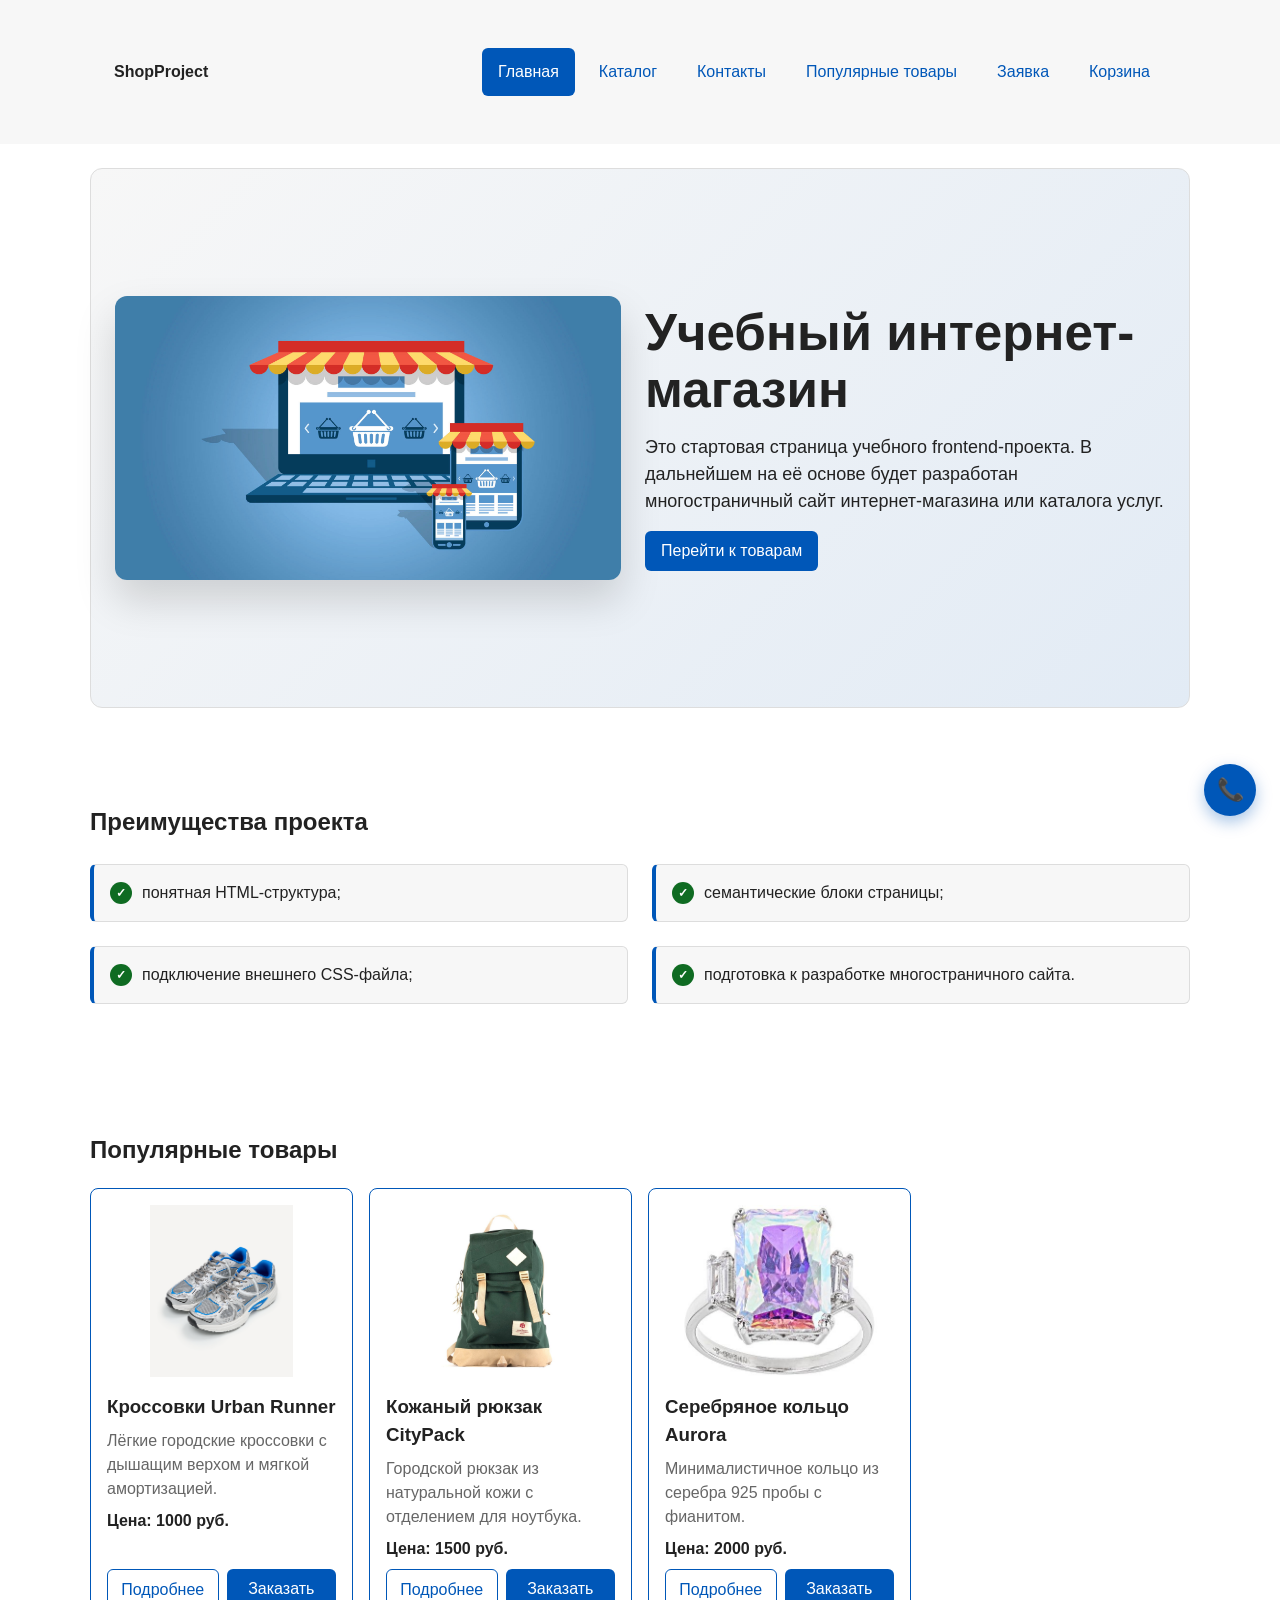
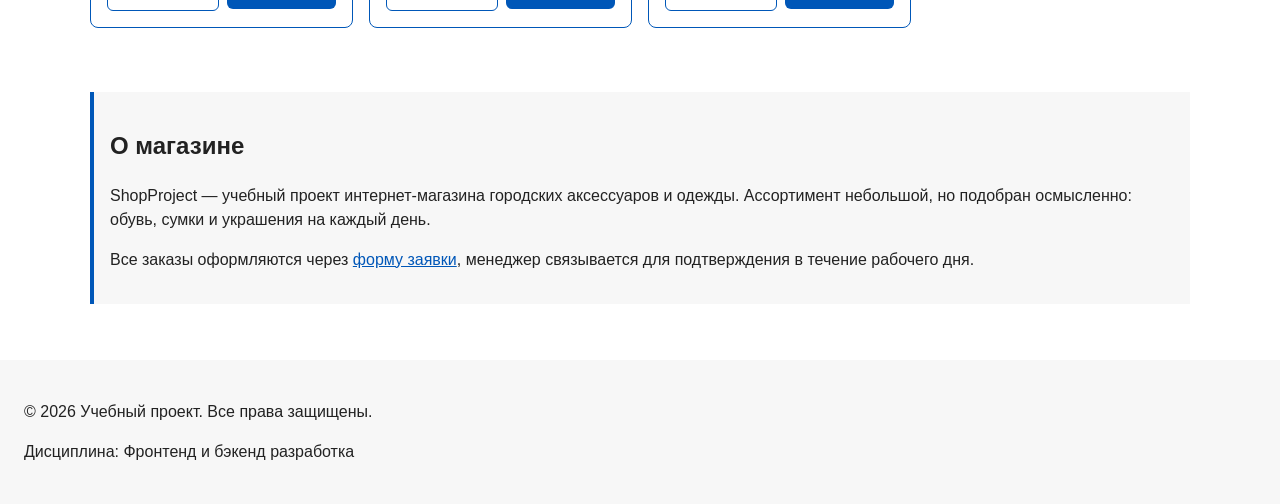
<file: index.html>
<!DOCTYPE html>
<html lang="ru">

<head>
  <meta charset="UTF-8">
  <meta name="viewport" content="width=device-width, initial-scale=1.0">
  <meta name="description"
    content="Учебный интернет-магазин ShopProject: кроссовки, рюкзаки и украшения на каждый день. Быстрая заявка на сайте, доставка по России.">
  <title>Главная — Учебный интернет-магазин</title>
  <link rel="stylesheet" href="css/style.css">
  <link rel="stylesheet" href="css/responsive.css">
  <link rel="preload" fetchpriority="high" as="image" href="images/hero-mobile.jpg" type="image/jpg">
  <meta property="og:type" content="website">
  <meta property="og:title" content="Учебный интернет-магазин">
  <meta property="og:description" content="Учебный frontend-проект интернет-магазина.">
  <meta property="og:image" content="https://Just067.github.io/kr1-html-css-shop/images/preview.jpg">
  <script src="js/data.js" defer></script>
  <script src="js/cart.js" defer></script>
  <script src="js/main.js" defer></script>
</head>

<body>
  <a class="skip-link" href="#main">Перейти к основному содержимому</a>
  <header class="site-header">
    <div class="site-header__inner">
      <a class="site-header__logo" href="index.html">ShopProject</a>

      <button class="site-nav-toggle" type="button" id="site-nav-toggle" aria-controls="site-nav" aria-expanded="false"
        aria-label="Открыть меню">
        <span class="site-nav-toggle__bar"></span>
        <span class="site-nav-toggle__bar"></span>
        <span class="site-nav-toggle__bar"></span>
      </button>

      <nav class="site-nav" id="site-nav" aria-label="Основная навигация">
        <ul class="site-nav__list">
          <li class="site-nav__item">
            <a class="site-nav__link site-nav__link--active" href="index.html">
              Главная
            </a>
          </li>
          <li class="site-nav__item">
            <a class="site-nav__link" href="catalog.html">Каталог</a>
          </li>
          <li class="site-nav__item">
            <a class="site-nav__link" href="contacts.html">Контакты</a>
          </li>
          <li class="site-nav__item">
            <a class="site-nav__link" href="index.html#popular">
              Популярные товары
            </a>
          </li>
          <li class="site-nav__item">
            <a class="site-nav__link" href="order.html">Заявка</a>
          </li>
          <li class="site-nav__item">
            <a class="site-nav__link" href="cart.html">Корзина</a>
          </li>
        </ul>
      </nav>
    </div>
  </header>


  <main id="main" class="main">
    <section class="hero">

      <picture class="hero__media">
        <source media="(min-width: 1200px)" srcset="images/hero-desktop.jpg">
        <source media="(min-width: 768px)" srcset="images/hero-tablet.jpg">
        <img src="images/hero-mobile.jpg" alt="Каталог учебных товаров" width="640" height="360" class="hero__image"
          fetchpriority="high">
      </picture>

      <div class="hero__content">
        <h1 class="hero__title">Учебный интернет-магазин</h1>
        <p class="hero__lead">
          Это стартовая страница учебного frontend-проекта.
          В дальнейшем на её основе будет разработан многостраничный сайт
          интернет-магазина или каталога услуг.
        </p>
        <a class="button button--primary" href="#popular">Перейти к товарам</a>
      </div>

    </section>

    <section class="section" id="advantages">
      <h2>Преимущества проекта</h2>

      <ul class="advantages-list">
        <li>понятная HTML-структура;</li>
        <li>семантические блоки страницы;</li>
        <li>подключение внешнего CSS-файла;</li>
        <li>подготовка к разработке многостраничного сайта.</li>
      </ul>
    </section>

    <section class="section" id="popular">
      <h2>Популярные товары</h2>

      <div class="products-grid">
        <article class="product-card product-card--featured">
          <img class="product-card__image" src="images/product-1.jpeg" alt="Кроссовки Urban Runner" width="300"
            height="200" loading="lazy">
          <h3 class="product-card__title">Кроссовки Urban Runner</h3>
          <p class="product-card__description">Лёгкие городские кроссовки с дышащим верхом и мягкой амортизацией.</p>
          <p class="product-card__price">Цена: 1000 руб.</p>
          <div class="product-card__actions">
            <a class="button button--secondary product-card__button" href="product-1.html">
              Подробнее
            </a>
            <a class="button button--primary product-card__button" href="order.html?product=Кроссовки%20Urban%20Runner">
              Заказать
            </a>
          </div>
        </article>

        <article class="product-card product-card--featured">
          <img class="product-card__image" src="images/product-2.jpg" alt="Кожаный рюкзак CityPack" width="300"
            height="200" loading="lazy">
          <h3 class="product-card__title">Кожаный рюкзак CityPack</h3>
          <p class="product-card__description">Городской рюкзак из натуральной кожи с отделением для ноутбука.</p>
          <p class="product-card__price">Цена: 1500 руб.</p>
          <div class="product-card__actions">
            <a class="button button--secondary product-card__button" href="product-2.html">
              Подробнее
            </a>
            <a class="button button--primary product-card__button" href="order.html?product=Кроссовки%20Urban%20Runner">
              Заказать
            </a>
          </div>
        </article>

        <article class="product-card product-card--featured">
          <img class="product-card__image" src="images/product-3.jpg" alt="Серебряное кольцо Aurora" width="300"
            height="200" loading="lazy">
          <h3 class="product-card__title">Серебряное кольцо Aurora</h3>
          <p class="product-card__description">Минималистичное кольцо из серебра 925 пробы с фианитом.</p>
          <p class="product-card__price">Цена: 2000 руб.</p>
          <div class="product-card__actions">
            <a class="button button--secondary product-card__button" href="product-3.html">
              Подробнее
            </a>
            <a class="button button--primary product-card__button" href="order.html?product=Кроссовки%20Urban%20Runner">
              Заказать
            </a>
          </div>
        </article>

      </div>
    </section>

    <aside class="aside-info">
      <h2>О магазине</h2>
      <p>
        ShopProject — учебный проект интернет-магазина городских аксессуаров
        и одежды. Ассортимент небольшой, но подобран осмысленно:
        обувь, сумки и украшения на каждый день.
      </p>
      <p>
        Все заказы оформляются через <a href="order.html">форму заявки</a>,
        менеджер связывается для подтверждения в течение рабочего дня.
      </p>
    </aside>

  </main>

  <footer id="contacts">
    <p>&copy; 2026 Учебный проект. Все права защищены.</p>
    <p>Дисциплина: Фронтенд и бэкенд разработка</p>
  </footer>

  <dialog class="callback-dialog" id="callback-dialog" aria-labelledby="callback-dialog-title">
    <h2 class="callback-dialog__title" id="callback-dialog-title">
      Заказать обратный звонок
    </h2>

    <p class="callback-dialog__hint">
      Оставьте имя и телефон — перезвоним в течение 15 минут.
    </p>

    <form class="callback-form" id="callback-form" action="#" method="post" novalidate>
      <div class="callback-form__field">
        <label class="callback-form__label" for="callback-name">Имя</label>
        <input class="callback-form__input" id="callback-name" name="name" type="text" autocomplete="name" required>
      </div>

      <div class="callback-form__field">
        <label class="callback-form__label" for="callback-phone">Телефон</label>
        <input class="callback-form__input" id="callback-phone" name="phone" type="tel" autocomplete="tel"
          placeholder="+7 (___) ___-__-__" required>
      </div>

      <label class="callback-form__consent">
        <input type="checkbox" name="consent" required>
        Согласен на обработку персональных данных
      </label>

      <div class="callback-form__actions">
        <button class="button button--secondary" type="button" id="close-callback-dialog">
          Отмена
        </button>
        <button class="button button--primary" type="submit">
          Жду звонка
        </button>
      </div>
    </form>

    <p class="callback-dialog__success" id="callback-success" hidden>
      Спасибо! Мы скоро вам позвоним.
    </p>
  </dialog>

  <button class="callback-fab" type="button" id="open-callback-dialog" aria-label="Заказать обратный звонок">
    <span aria-hidden="true">📞</span>
  </button>

</body>

</html>
</file>
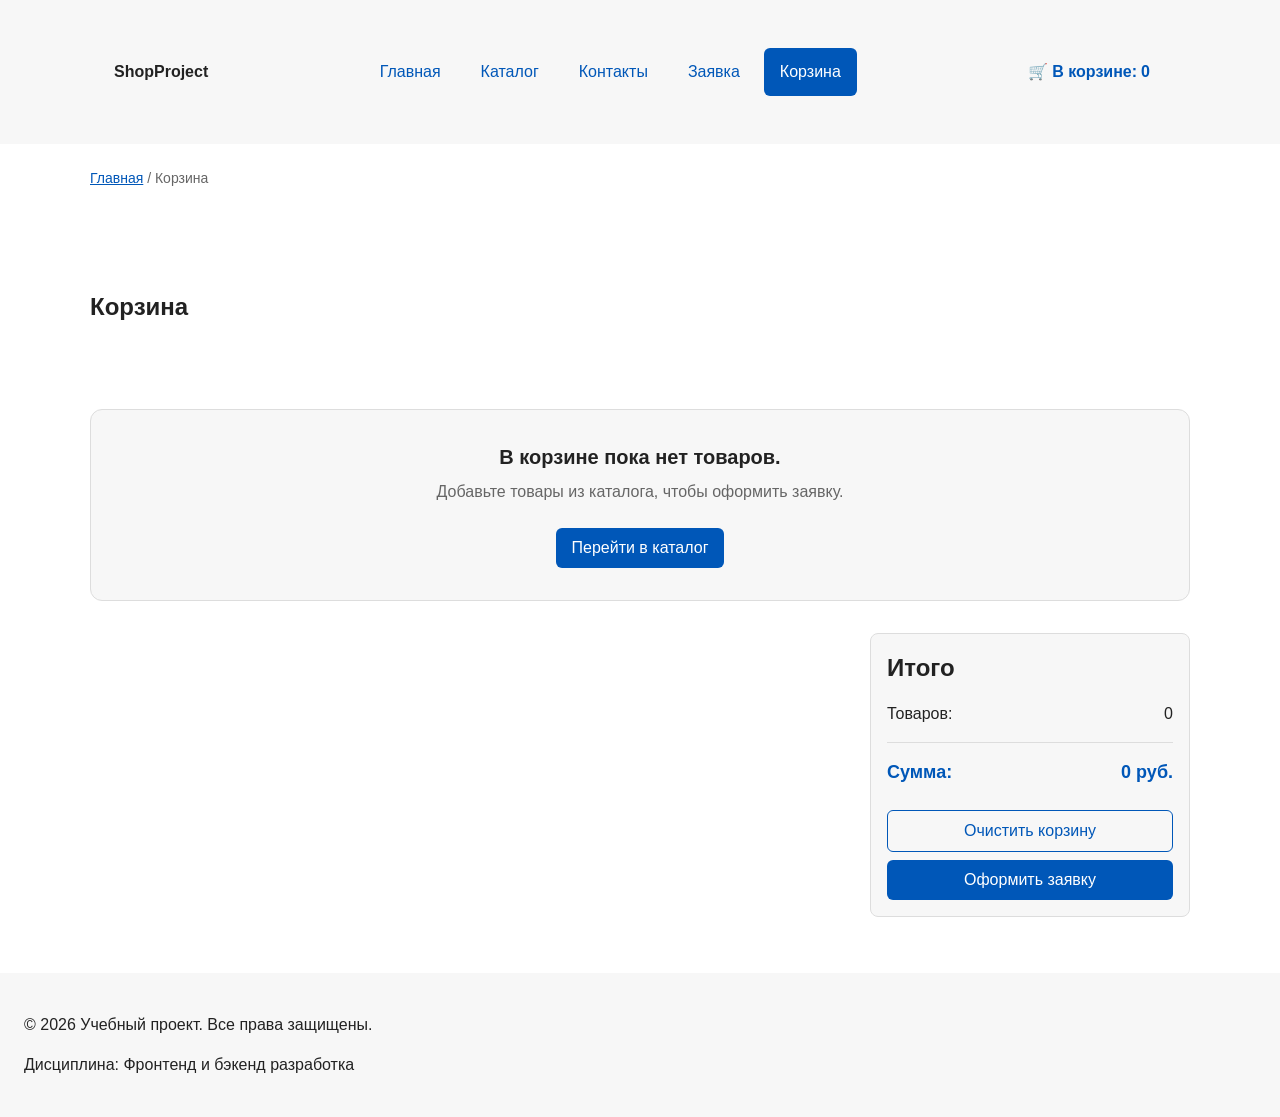
<file: cart.html>
<!DOCTYPE html>
<html lang="ru">

<head>
  <meta charset="UTF-8">
  <meta name="viewport" content="width=device-width, initial-scale=1.0">
  <title>Корзина — Учебный интернет-магазин</title>
  <link rel="stylesheet" href="css/style.css">
  <link rel="stylesheet" href="css/responsive.css">
  <script src="js/data.js" defer></script>
  <script src="js/cart.js" defer></script>
  <script src="js/main.js" defer></script>
</head>

<body>
  <a class="skip-link" href="#main">Перейти к основному содержимому</a>

  <header class="site-header">
    <div class="site-header__inner">
      <a class="site-header__logo" href="index.html">ShopProject</a>
      <button class="site-nav-toggle" type="button" id="site-nav-toggle" aria-controls="site-nav" aria-expanded="false"
        aria-label="Открыть меню">
        <span class="site-nav-toggle__bar"></span>
        <span class="site-nav-toggle__bar"></span>
        <span class="site-nav-toggle__bar"></span>
      </button>

      <nav class="site-nav" id="site-nav" aria-label="Основная навигация">
        <ul class="site-nav__list">
          <li class="site-nav__item"><a class="site-nav__link" href="index.html">Главная</a></li>
          <li class="site-nav__item"><a class="site-nav__link" href="catalog.html">Каталог</a></li>
          <li class="site-nav__item"><a class="site-nav__link" href="contacts.html">Контакты</a></li>
          <li class="site-nav__item"><a class="site-nav__link" href="order.html">Заявка</a></li>
          <li class="site-nav__item">
            <a class="site-nav__link site-nav__link--active" href="cart.html">Корзина</a>
          </li>
        </ul>
      </nav>
      <a class="cart-counter" href="cart.html" aria-label="Перейти в корзину">
        <span aria-hidden="true">🛒</span>
        В корзине: <span data-cart-count>0</span>
      </a>
    </div>
  </header>

  <main id="main" class="main">
    <nav class="breadcrumbs" aria-label="Хлебные крошки">
      <a class="breadcrumbs__link" href="index.html">Главная</a>
      <span class="breadcrumbs__current">Корзина</span>
    </nav>

    <section class="section">
      <h1>Корзина</h1>
    </section>

    <section class="cart-empty" id="cart-empty" hidden>
      <p class="cart-empty__text">В корзине пока нет товаров.</p>
      <p class="cart-empty__hint">Добавьте товары из каталога, чтобы оформить заявку.</p>
      <a class="button button--primary" href="catalog.html">Перейти в каталог</a>
    </section>

    <section class="cart-content" id="cart-content" hidden>
      <div class="cart-items" id="cart-items" aria-live="polite"></div>

      <aside class="cart-summary" aria-label="Итого по корзине">
        <h2>Итого</h2>
        <p class="cart-summary__row">
          <span>Товаров:</span>
          <span id="cart-total-count">0</span>
        </p>
        <p class="cart-summary__row cart-summary__row--total">
          <span>Сумма:</span>
          <span><span id="cart-total-price">0</span> руб.</span>
        </p>

        <div class="cart-summary__actions">
          <button class="button button--secondary" type="button" id="cart-clear">
            Очистить корзину
          </button>
          <a class="button button--primary" href="order.html">
            Оформить заявку
          </a>
        </div>
      </aside>
    </section>
  </main>

  <footer>
    <p>&copy; 2026 Учебный проект. Все права защищены.</p>
    <p>Дисциплина: Фронтенд и бэкенд разработка</p>
  </footer>
</body>

</html>
</file>
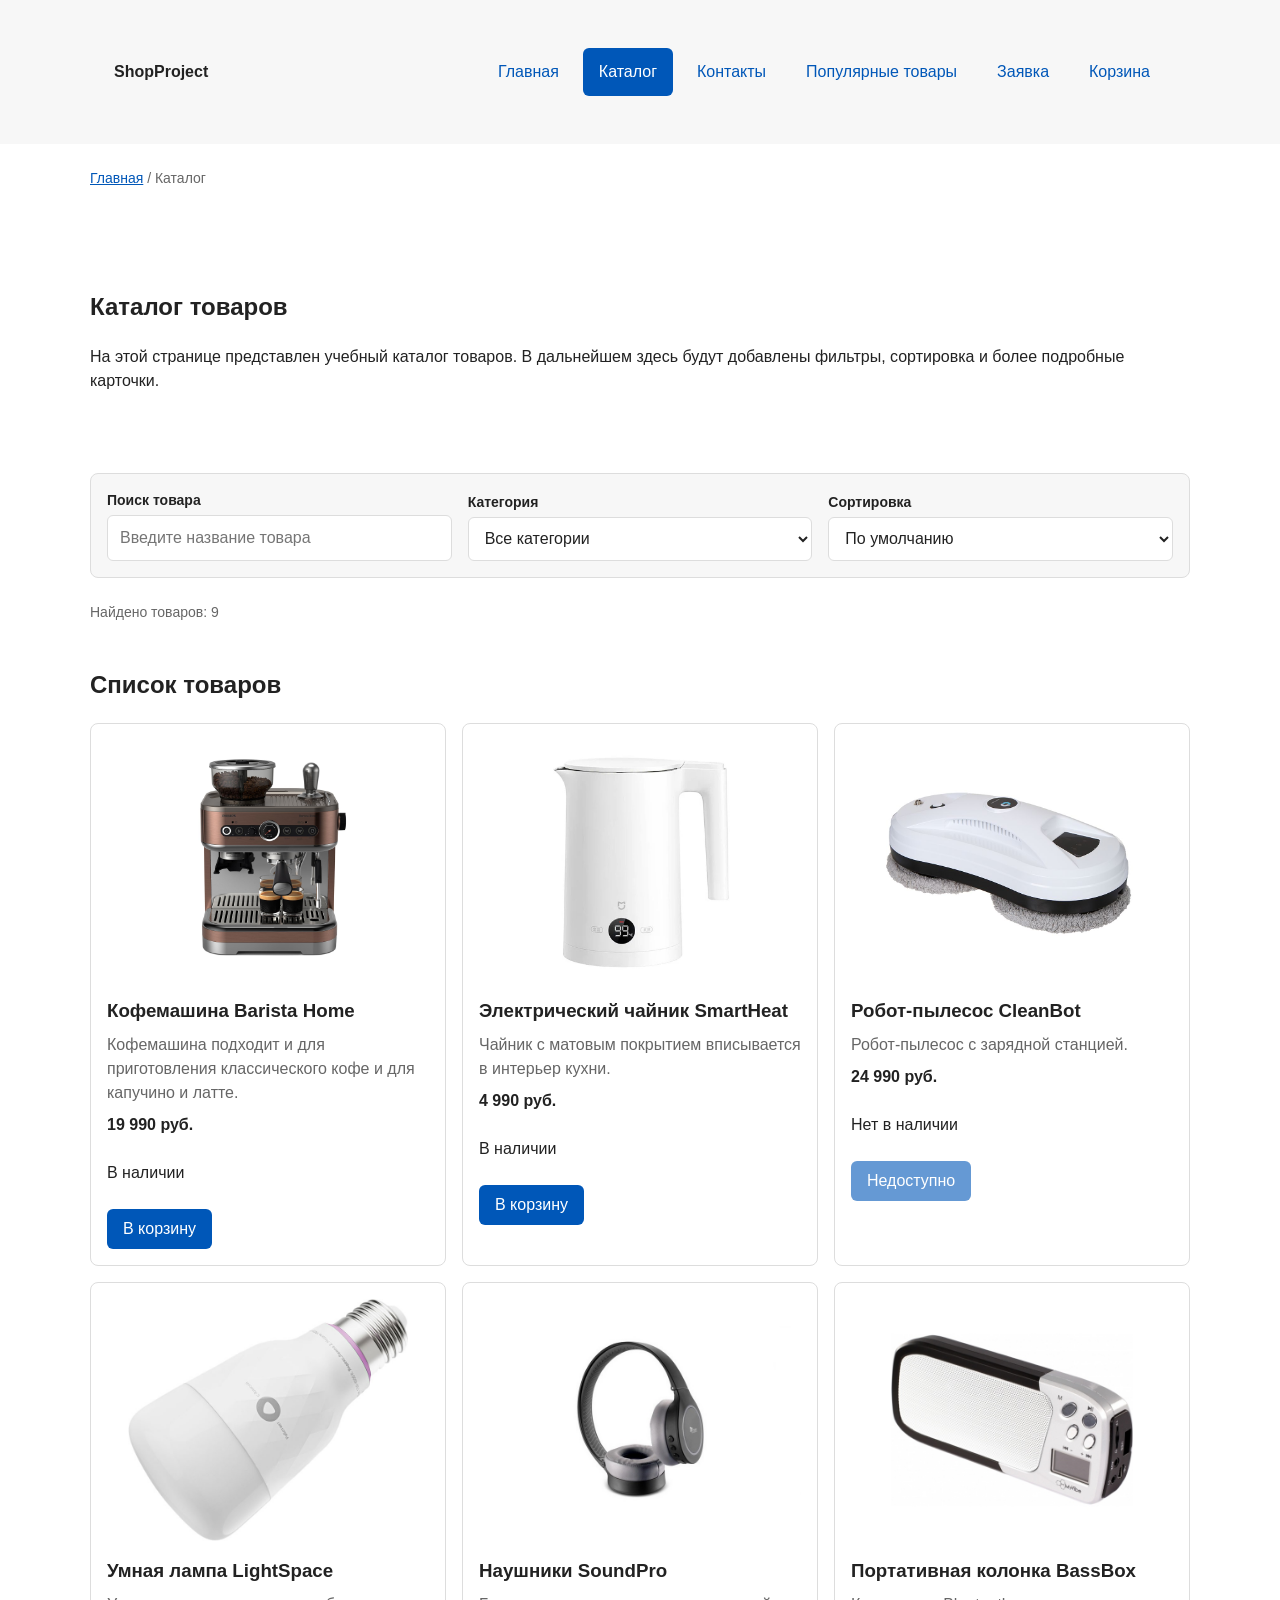
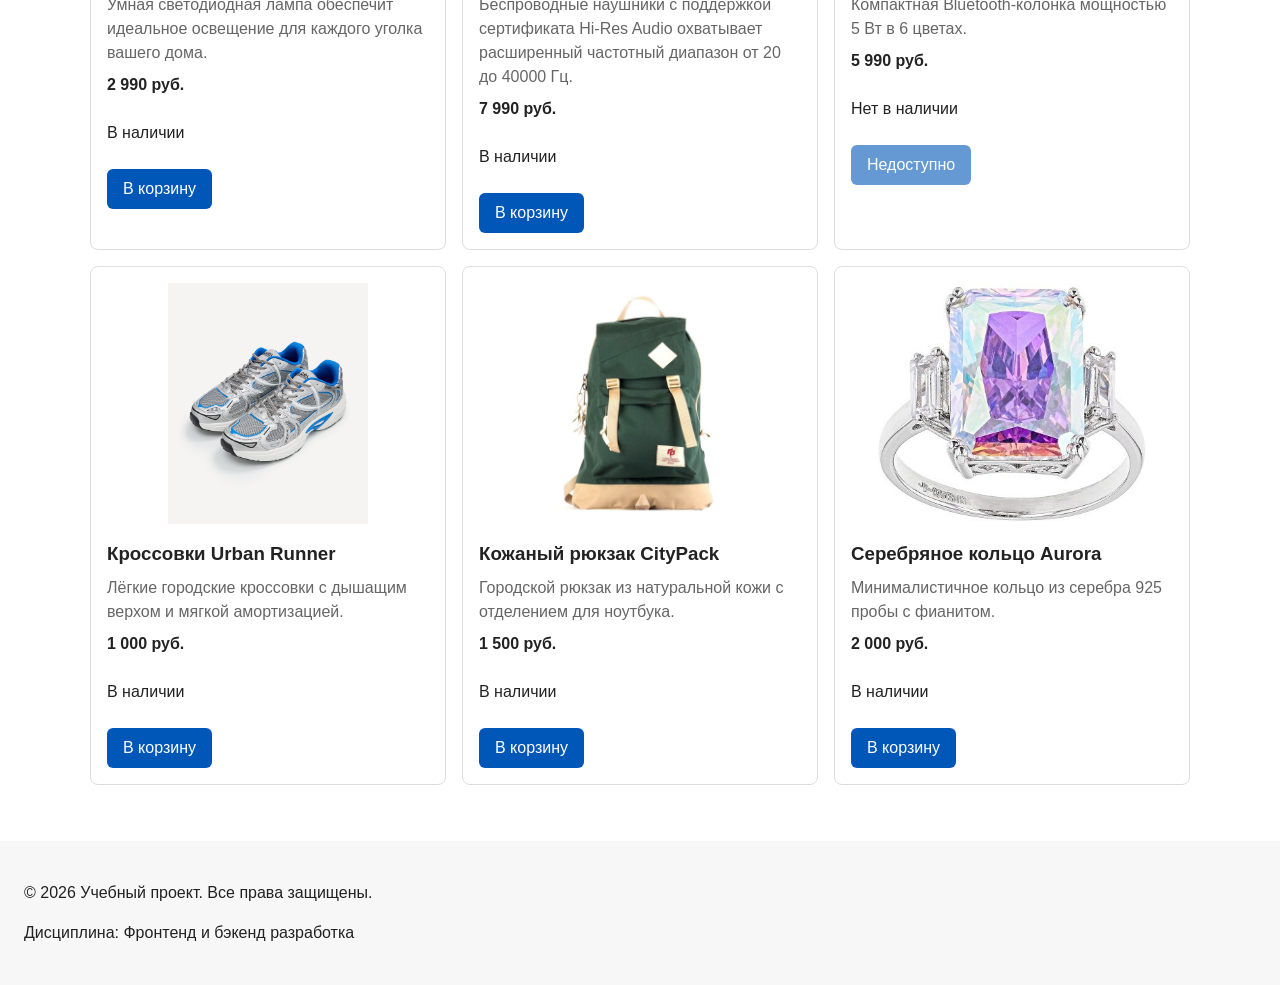
<file: catalog.html>
<!DOCTYPE html>
<html lang="ru">

<head>
  <meta charset="UTF-8">
  <meta name="viewport" content="width=device-width, initial-scale=1.0">
  <meta name="description" content="Каталог товаров учебного интернет-магазина.">
  <title>Каталог товаров — Учебный интернет-магазин</title>
  <link rel="stylesheet" href="css/style.css">
  <link rel="stylesheet" href="css/responsive.css">
  <meta property="og:type" content="website">
  <meta property="og:title" content="Учебный интернет-магазин">
  <meta property="og:description" content="Учебный frontend-проект интернет-магазина.">
  <meta property="og:image" content="https://Just067.github.io/kr1-html-css-shop/images/preview.jpg">
  <script src="js/data.js" defer></script>
  <script src="js/cart.js" defer></script>
  <script src="js/catalog.js" defer></script>
  <script src="js/main.js" defer></script>
</head>

<body>
  <a class="skip-link" href="#main">Перейти к основному содержимому</a>
  <header class="site-header">
    <div class="site-header__inner">
      <a class="site-header__logo" href="index.html">ShopProject</a>

      <button class="site-nav-toggle" type="button" id="site-nav-toggle" aria-controls="site-nav" aria-expanded="false"
        aria-label="Открыть меню">
        <span class="site-nav-toggle__bar"></span>
        <span class="site-nav-toggle__bar"></span>
        <span class="site-nav-toggle__bar"></span>
      </button>

      <nav class="site-nav" id="site-nav" aria-label="Основная навигация">
        <ul class="site-nav__list">
          <li class="site-nav__item">
            <a class="site-nav__link" href="index.html">
              Главная
            </a>
          </li>
          <li class="site-nav__item">
            <a class="site-nav__link site-nav__link--active" href="catalog.html">Каталог</a>
          </li>
          <li class="site-nav__item">
            <a class="site-nav__link" href="contacts.html">Контакты</a>
          </li>
          <li class="site-nav__item">
            <a class="site-nav__link" href="index.html#popular">
              Популярные товары
            </a>
          </li>
          <li class="site-nav__item">
            <a class="site-nav__link" href="order.html">Заявка</a>
          </li>
          <li class="site-nav__item">
            <a class="site-nav__link" href="cart.html">Корзина</a>
          </li>
        </ul>
      </nav>
    </div>
  </header>

  <main id="main" class="main">
    <nav class="breadcrumbs" aria-label="Хлебные крошки">
      <a class="breadcrumbs__link" href="index.html">Главная</a>
      <span class="breadcrumbs__current">Каталог</span>
    </nav>


    <section class="section">
      <h1>Каталог товаров</h1>
      <p>
        На этой странице представлен учебный каталог товаров.
        В дальнейшем здесь будут добавлены фильтры, сортировка и более
        подробные карточки.
      </p>
    </section>

    <section class="catalog-layout">
      <section class="catalog-controls" aria-label="Управление каталогом">
        <div class="catalog-controls__group">
          <label for="catalog-search">Поиск товара</label>
          <input id="catalog-search" class="catalog-controls__input" type="search" placeholder="Введите название товара"
            autocomplete="off">
        </div>

        <div class="catalog-controls__group">
          <label for="category-filter">Категория</label>
          <select id="category-filter" class="catalog-controls__select">
            <option value="all">Все категории</option>
            <option value="kitchen">Кухня</option>
            <option value="home">Дом</option>
            <option value="electronics">Электроника</option>
            <option value="shoes">Обувь</option>
            <option value="accessories">Аксессуары</option>
          </select>
        </div>

        <div class="catalog-controls__group">
          <label for="sort-select">Сортировка</label>
          <select id="sort-select" class="catalog-controls__select">
            <option value="default">По умолчанию</option>
            <option value="price-asc">Сначала дешевле</option>
            <option value="price-desc">Сначала дороже</option>
            <option value="title-asc">По названию А-Я</option>
          </select>
        </div>
      </section>

      <p class="catalog-count" aria-live="polite"></p>
      <p class="catalog-empty" hidden>По выбранным условиям товары не найдены.</p>


      <section class="catalog-products">
        <h2>Список товаров</h2>

        <div class="products-grid" data-products-container></div>
      </section>
    </section>
  </main>

  <footer>
    <p>&copy; 2026 Учебный проект. Все права защищены.</p>
    <p>Дисциплина: Фронтенд и бэкенд разработка</p>
  </footer>
</body>

</html>
</file>
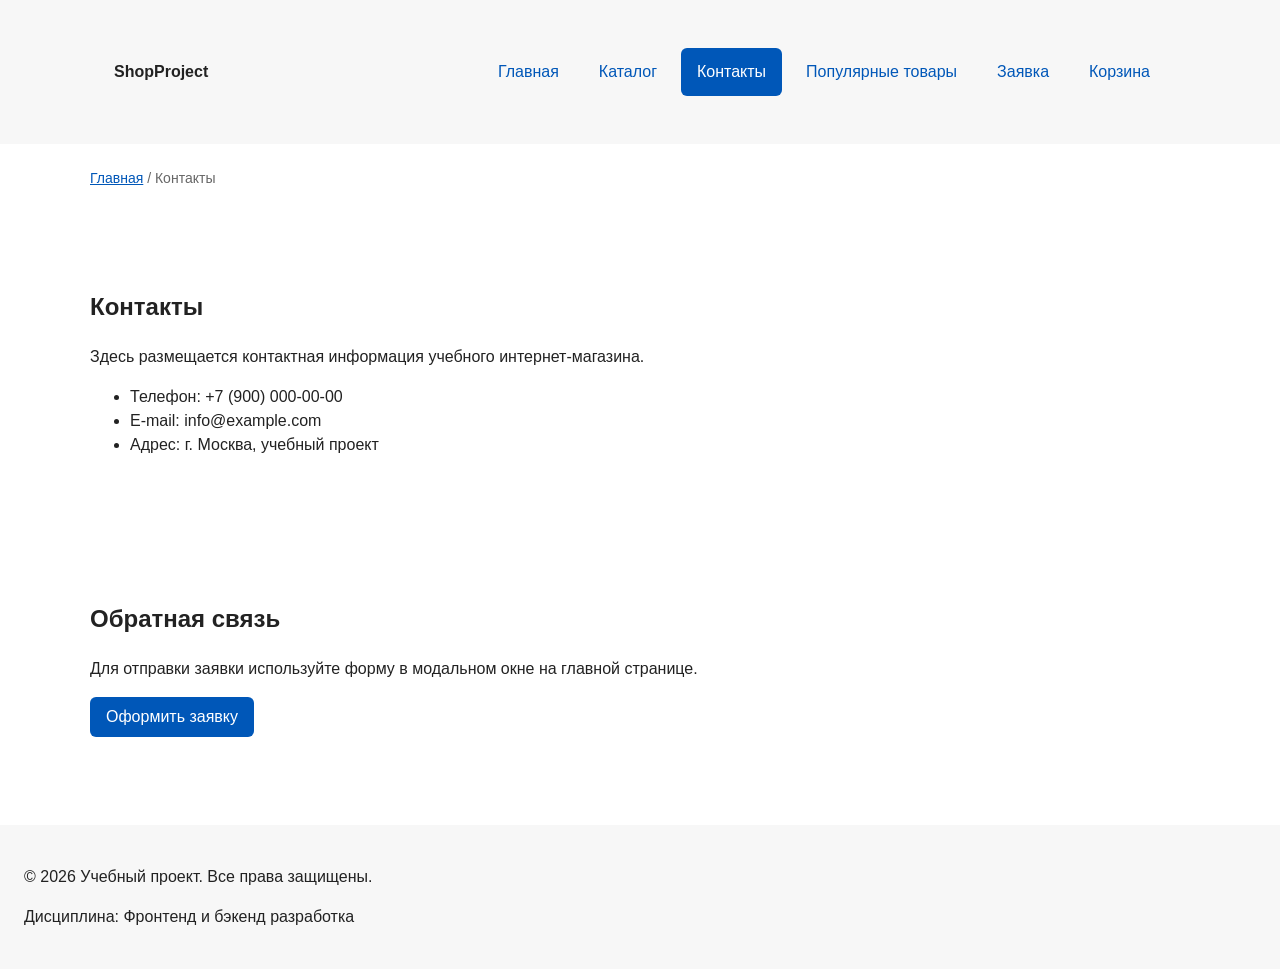
<file: contacts.html>
<!DOCTYPE html>
<html lang="ru">

<head>
  <meta charset="UTF-8">
  <meta name="viewport" content="width=device-width, initial-scale=1.0">
  <meta name="description" content="Контактная информация учебного интернет-магазина.">
  <title>Контакты — Учебный интернет-магазин</title>
  <link rel="stylesheet" href="css/style.css">
  <link rel="stylesheet" href="css/responsive.css">
  <meta property="og:type" content="website">
  <meta property="og:title" content="Учебный интернет-магазин">
  <meta property="og:description" content="Учебный frontend-проект интернет-магазина.">
  <meta property="og:image" content="https://Just067.github.io/kr1-html-css-shop/images/preview.jpg">
  <script src="js/main.js" defer></script>
</head>

<body>
  <a class="skip-link" href="#main">Перейти к основному содержимому</a>
  <header class="site-header">
    <div class="site-header__inner">
      <a class="site-header__logo" href="index.html">ShopProject</a>

      <button class="site-nav-toggle" type="button" id="site-nav-toggle" aria-controls="site-nav" aria-expanded="false"
        aria-label="Открыть меню">
        <span class="site-nav-toggle__bar"></span>
        <span class="site-nav-toggle__bar"></span>
        <span class="site-nav-toggle__bar"></span>
      </button>

      <nav class="site-nav" id="site-nav" aria-label="Основная навигация">
        <ul class="site-nav__list">
          <li class="site-nav__item">
            <a class="site-nav__link" href="index.html">
              Главная
            </a>
          </li>
          <li class="site-nav__item">
            <a class="site-nav__link" href="catalog.html">Каталог</a>
          </li>
          <li class="site-nav__item">
            <a class="site-nav__link site-nav__link--active" href="contacts.html">Контакты</a>
          </li>
          <li class="site-nav__item">
            <a class="site-nav__link" href="index.html#popular">
              Популярные товары
            </a>
          </li>
          <li class="site-nav__item">
            <a class="site-nav__link" href="order.html">Заявка</a>
          </li>
          <li class="site-nav__item">
            <a class="site-nav__link" href="cart.html">Корзина</a>
          </li>
        </ul>
      </nav>
    </div>
  </header>

  <main id="main" class="main">
    <nav class="breadcrumbs" aria-label="Хлебные крошки">
      <a class="breadcrumbs__link" href="index.html">Главная</a>
      <span class="breadcrumbs__current">Контакты</span>
    </nav>

    <section class="section">
      <h1>Контакты</h1>
      <p>
        Здесь размещается контактная информация учебного интернет-магазина.
      </p>

      <ul>
        <li>Телефон: +7 (900) 000-00-00</li>
        <li>E-mail: info@example.com</li>
        <li>Адрес: г. Москва, учебный проект</li>
      </ul>
    </section>

    <section class="section" id="feedback">
      <h2>Обратная связь</h2>
      <p>
        Для отправки заявки используйте форму в модальном окне на главной странице.
      </p>
      <a class="button button--primary" href="order.html">Оформить заявку</a>
    </section>
  </main>

  <footer>
    <p>&copy; 2026 Учебный проект. Все права защищены.</p>
    <p>Дисциплина: Фронтенд и бэкенд разработка</p>
  </footer>
</body>

</html>
</file>
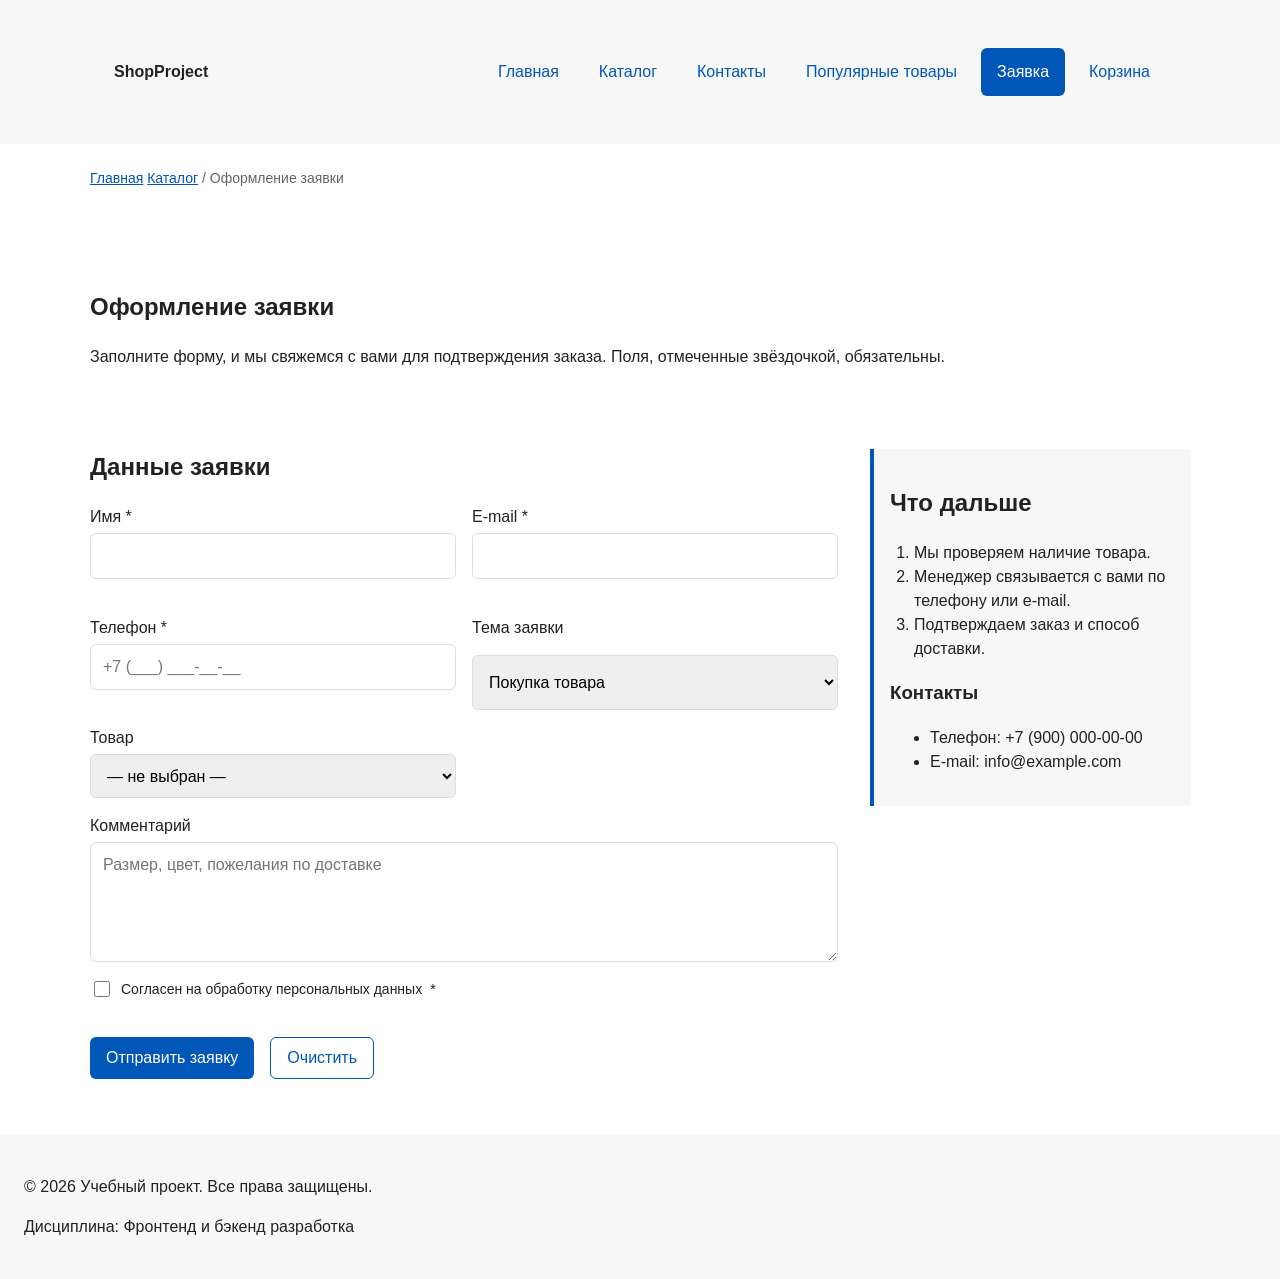
<file: order.html>
<!DOCTYPE html>
<html lang="ru">

<head>
  <meta charset="UTF-8">
  <meta name="viewport" content="width=device-width, initial-scale=1.0">
  <meta name="description" content="Оформление заявки на товар в учебном интернет-магазине.">
  <title>Оформление заявки — Учебный интернет-магазин</title>
  <link rel="stylesheet" href="css/style.css">
  <link rel="stylesheet" href="css/responsive.css">
  <meta property="og:type" content="website">
  <meta property="og:title" content="Оформление заявки — Учебный интернет-магазин">
  <meta property="og:description" content="Учебный frontend-проект интернет-магазина.">
  <meta property="og:image" content="https://Just067.github.io/kr1-html-css-shop/images/preview.jpg">
  <script src="js/cart.js" defer></script>
  <script src="js/validation.js" defer></script>
  <script src="js/main.js" defer></script>
</head>

<body>
  <a class="skip-link" href="#main">Перейти к основному содержимому</a>
  <header class="site-header">
    <div class="site-header__inner">
      <a class="site-header__logo" href="index.html">ShopProject</a>

      <button class="site-nav-toggle" type="button" id="site-nav-toggle" aria-controls="site-nav" aria-expanded="false"
        aria-label="Открыть меню">
        <span class="site-nav-toggle__bar"></span>
        <span class="site-nav-toggle__bar"></span>
        <span class="site-nav-toggle__bar"></span>
      </button>

      <nav class="site-nav" id="site-nav" aria-label="Основная навигация">
        <ul class="site-nav__list">
          <li class="site-nav__item">
            <a class="site-nav__link" href="index.html">
              Главная
            </a>
          </li>
          <li class="site-nav__item">
            <a class="site-nav__link" href="catalog.html">Каталог</a>
          </li>
          <li class="site-nav__item">
            <a class="site-nav__link" href="contacts.html">Контакты</a>
          </li>
          <li class="site-nav__item">
            <a class="site-nav__link" href="index.html#popular">
              Популярные товары
            </a>
          </li>
          <li class="site-nav__item">
            <a class="site-nav__link site-nav__link--active" href="order.html">Заявка</a>
          </li>
          <li class="site-nav__item">
            <a class="site-nav__link" href="cart.html">Корзина</a>
          </li>
        </ul>
      </nav>
    </div>
  </header>

  <main id="main" class="main">
    <nav class="breadcrumbs" aria-label="Хлебные крошки">
      <a class="breadcrumbs__link" href="index.html">Главная</a>
      <a class="breadcrumbs__link" href="catalog.html">Каталог</a>
      <span class="breadcrumbs__current">Оформление заявки</span>
    </nav>

    <section class="section">
      <h1>Оформление заявки</h1>
      <p>
        Заполните форму, и мы свяжемся с вами для подтверждения заказа.
        Поля, отмеченные звёздочкой, обязательны.
      </p>
    </section>

    <div class="order-layout">

      <section class="order-layout__form">
        <h2>Данные заявки</h2>

        <form class="order-form" id="order-form-page" action="#" method="post" novalidate>

          <div class="order-form__field">
            <label class="order-form__label" for="order-name">
              Имя <span aria-hidden="true">*</span>
            </label>
            <input class="order-form__input" id="order-name" name="name" type="text" autocomplete="name" required>
            <p class="form-error" id="order-name-error" role="alert"></p>
          </div>

          <div class="order-form__field">
            <label class="order-form__label" for="order-email">
              E-mail <span aria-hidden="true">*</span>
            </label>
            <input class="order-form__input" id="order-email" name="email" type="email" autocomplete="email" required>
            <p class="form-error" id="order-email-error" role="alert"></p>
          </div>

          <div class="order-form__field">
            <label class="order-form__label" for="order-phone">
              Телефон <span aria-hidden="true">*</span>
            </label>
            <input class="order-form__input" id="order-phone" name="phone" type="tel" autocomplete="tel"
              placeholder="+7 (___) ___-__-__" required>
            <p class="form-error" id="order-phone-error" role="alert"></p>
          </div>

          <div class="order-form__field">
            <label class="order-form__label" for="order-topic">Тема заявки</label>
            <select class="order-form__select" id="order-topic" name="topic">
              <option value="purchase">Покупка товара</option>
              <option value="consult">Консультация</option>
              <option value="delivery">Уточнить доставку</option>
              <option value="other">Другое</option>
            </select>
          </div>

          <div class="order-form__field">
            <label class="order-form__label" for="order-product">Товар</label>
            <select class="order-form__select" id="order-product" name="product">
              <option value="">— не выбран —</option>
              <option value="urban-runner">Кроссовки Urban Runner</option>
              <option value="citypack">Кожаный рюкзак CityPack</option>
              <option value="aurora">Серебряное кольцо Aurora</option>
            </select>
          </div>

          <div class="order-form__field order-form__field--wide">
            <label class="order-form__label" for="order-comment">Комментарий</label>
            <textarea class="order-form__textarea" id="order-comment" name="comment" rows="4"
              placeholder="Размер, цвет, пожелания по доставке"></textarea>
          </div>

          <div class="order-form__field order-form__field--checkbox order-form__field--wide">
            <label class="order-form__checkbox-label">
              <input class="order-form__checkbox" id="order-consent" name="consent" type="checkbox" required>
              Согласен на обработку персональных данных <span aria-hidden="true">*</span>
            </label>
            <p class="form-error" id="order-consent-error" role="alert"></p>
          </div>

          <div class="order-form__actions">
            <button class="button button--primary" type="submit">Отправить заявку</button>
            <button class="button button--secondary" type="reset">Очистить</button>
          </div>

          <p class="form-message" role="status" aria-live="polite"></p>
        </form>

        <p class="success-message" id="success-message-page" hidden>
          Спасибо! Ваша заявка отправлена. Мы свяжемся с вами в ближайшее время.
        </p>
      </section>

      <aside class="order-layout__aside aside-info">
        <h2>Что дальше</h2>
        <ol class="order-steps">
          <li>Мы проверяем наличие товара.</li>
          <li>Менеджер связывается с вами по телефону или e-mail.</li>
          <li>Подтверждаем заказ и способ доставки.</li>
        </ol>

        <h3>Контакты</h3>
        <ul>
          <li>Телефон: +7 (900) 000-00-00</li>
          <li>E-mail: info@example.com</li>
        </ul>
      </aside>

    </div>
  </main>

  <footer>
    <p>&copy; 2026 Учебный проект. Все права защищены.</p>
    <p>Дисциплина: Фронтенд и бэкенд разработка</p>
  </footer>

</body>

</html>
</file>
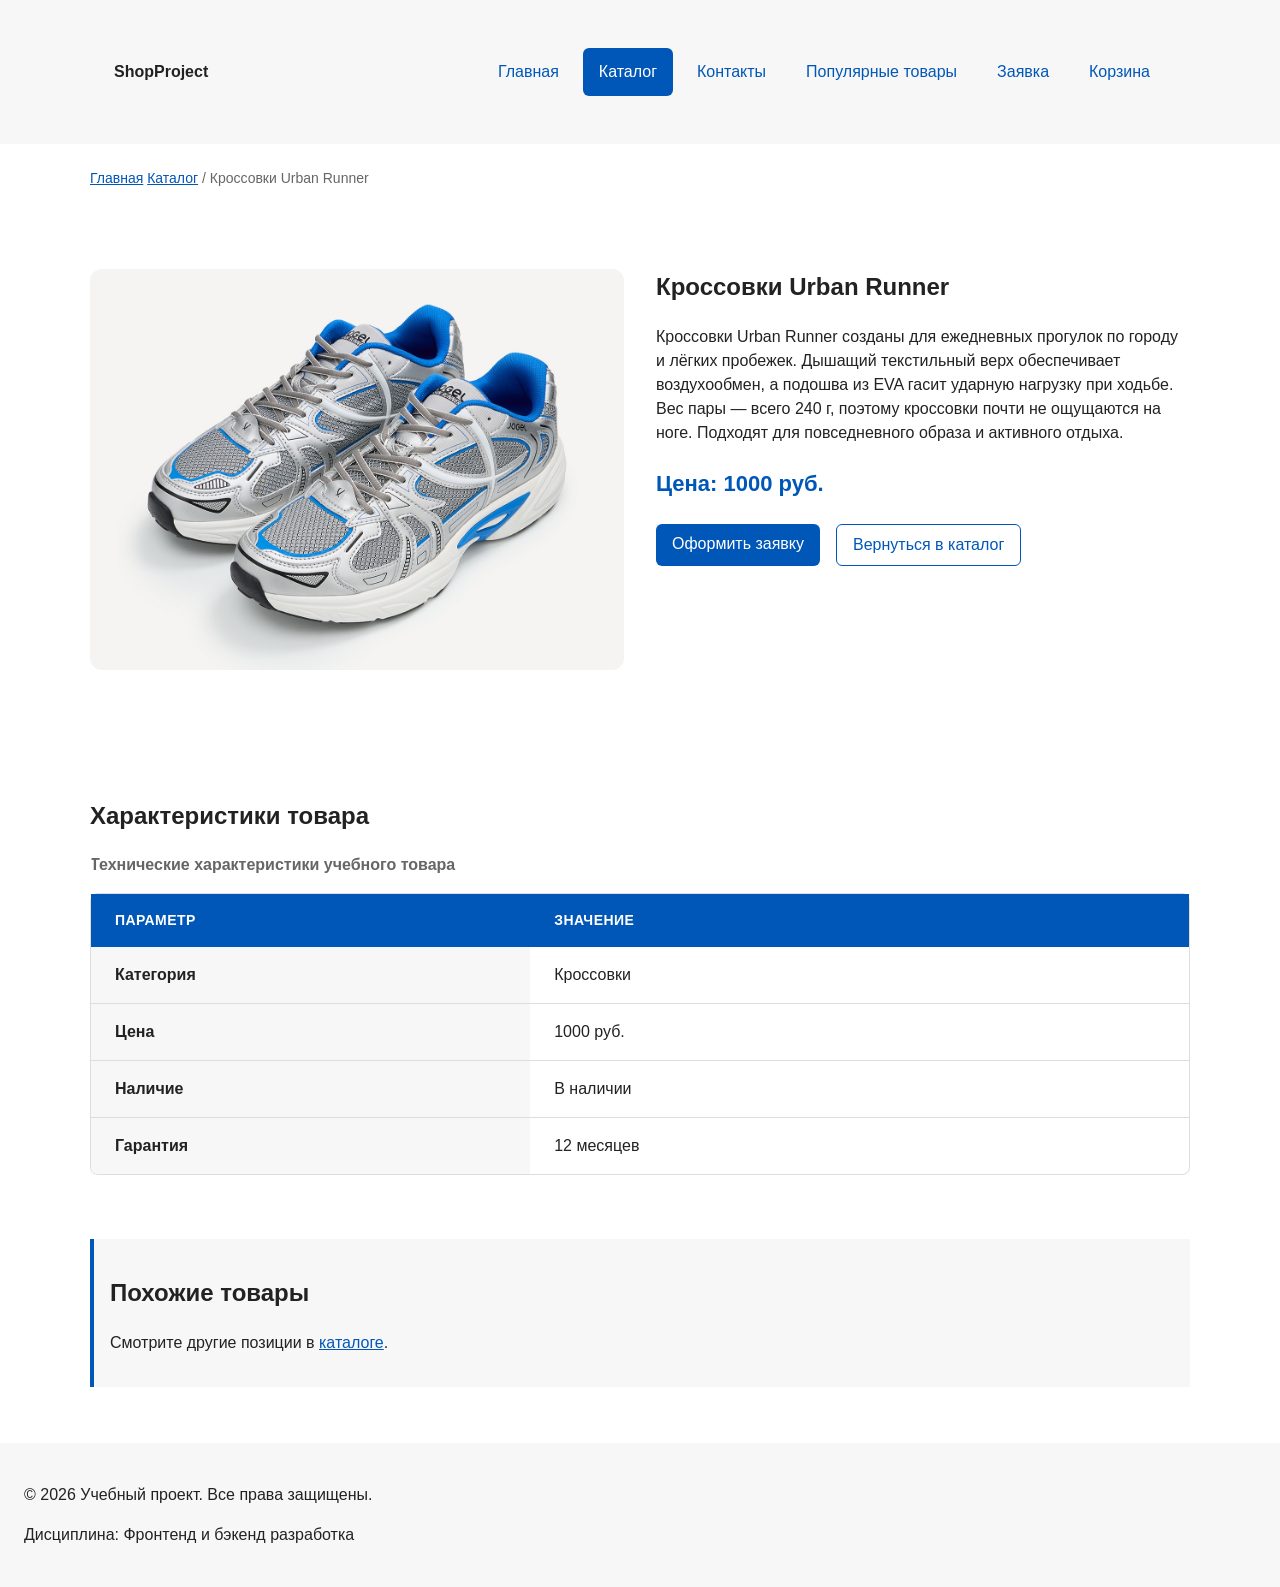
<file: product-1.html>
<!DOCTYPE html>
<html lang="ru">

<head>
  <meta charset="UTF-8">
  <meta name="viewport" content="width=device-width, initial-scale=1.0">
  <meta name="description" content="Карточка товара учебного интернет-магазина: описание, характеристики, цена.">
  <title>Кроссовки Urban Runner</title>
  <link rel="stylesheet" href="css/style.css">
  <link rel="stylesheet" href="css/responsive.css">
  <meta property="og:type" content="website">
  <meta property="og:title" content="Кроссовки Urban Runner — Учебный интернет-магазин">
  <meta property="og:description" content="Учебный frontend-проект интернет-магазина.">
  <meta property="og:image" content="https://Just067.github.io/kr1-html-css-shop/images/preview.jpg">
  <script src="js/main.js" defer></script>
</head>

<body>
  <a class="skip-link" href="#main">Перейти к основному содержимому</a>
  <header class="site-header">
    <div class="site-header__inner">
      <a class="site-header__logo" href="index.html">ShopProject</a>

      <button class="site-nav-toggle" type="button" id="site-nav-toggle" aria-controls="site-nav" aria-expanded="false"
        aria-label="Открыть меню">
        <span class="site-nav-toggle__bar"></span>
        <span class="site-nav-toggle__bar"></span>
        <span class="site-nav-toggle__bar"></span>
      </button>

      <nav class="site-nav" id="site-nav" aria-label="Основная навигация">
        <ul class="site-nav__list">
          <li class="site-nav__item">
            <a class="site-nav__link" href="index.html">
              Главная
            </a>
          </li>
          <li class="site-nav__item">
            <a class="site-nav__link site-nav__link--active" href="catalog.html">Каталог</a>
          </li>
          <li class="site-nav__item">
            <a class="site-nav__link" href="contacts.html">Контакты</a>
          </li>
          <li class="site-nav__item">
            <a class="site-nav__link" href="index.html#popular">
              Популярные товары
            </a>
          </li>
          <li class="site-nav__item">
            <a class="site-nav__link" href="order.html">Заявка</a>
          </li>
          <li class="site-nav__item">
            <a class="site-nav__link" href="cart.html">Корзина</a>
          </li>
        </ul>
      </nav>
    </div>
  </header>

  <main id="main" class="main">
    <nav class="breadcrumbs" aria-label="Хлебные крошки">
      <a class="breadcrumbs__link" href="index.html">Главная</a>
      <a class="breadcrumbs__link" href="catalog.html">Каталог</a>
      <span class="breadcrumbs__current">Кроссовки Urban Runner</span>
    </nav>

    <section class="product-detail section">
      <div class="product-detail__media">
        <img class="product-detail__image" src="images/product-1.jpeg" alt="Кроссовки Urban Runner" width="600"
          height="400">
      </div>

      <div class="product-detail__info">
        <h1 class="product-detail__title">Кроссовки Urban Runner</h1>

        <p class="product-detail__description">
          Кроссовки Urban Runner созданы для ежедневных прогулок по городу и лёгких пробежек. Дышащий текстильный верх
          обеспечивает воздухообмен, а подошва из EVA гасит ударную нагрузку при ходьбе. Вес пары — всего 240 г, поэтому
          кроссовки почти не ощущаются на ноге. Подходят для повседневного образа и активного отдыха.
        </p>

        <p class="product-detail__price">Цена: 1000 руб.</p>

        <div class="product-detail__actions">
          <a class="button button--primary" href="order.html">Оформить заявку</a>
          <a class="button button--secondary" href="catalog.html">Вернуться в каталог</a>
        </div>
      </div>
    </section>

    <section class="section">
      <h2>Характеристики товара</h2>

      <div class="table-wrapper">
        <table class="product-table">
          <caption>Технические характеристики учебного товара</caption>
          <thead>
            <tr>
              <th scope="col">Параметр</th>
              <th scope="col">Значение</th>
            </tr>
          </thead>
          <tbody>
            <tr>
              <td>Категория</td>
              <td>Кроссовки</td>
            </tr>
            <tr>
              <td>Цена</td>
              <td>1000 руб.</td>
            </tr>
            <tr>
              <td>Наличие</td>
              <td>В наличии</td>
            </tr>
            <tr>
              <td>Гарантия</td>
              <td>12 месяцев</td>
            </tr>
          </tbody>
        </table>
      </div>

    </section>

    <aside class="aside-info">
      <h2>Похожие товары</h2>
      <p>
        Смотрите другие позиции в
        <a href="catalog.html">каталоге</a>.
      </p>
    </aside>
  </main>

  <footer>
    <p>&copy; 2026 Учебный проект. Все права защищены.</p>
    <p>Дисциплина: Фронтенд и бэкенд разработка</p>
  </footer>

</body>

</html>
</file>
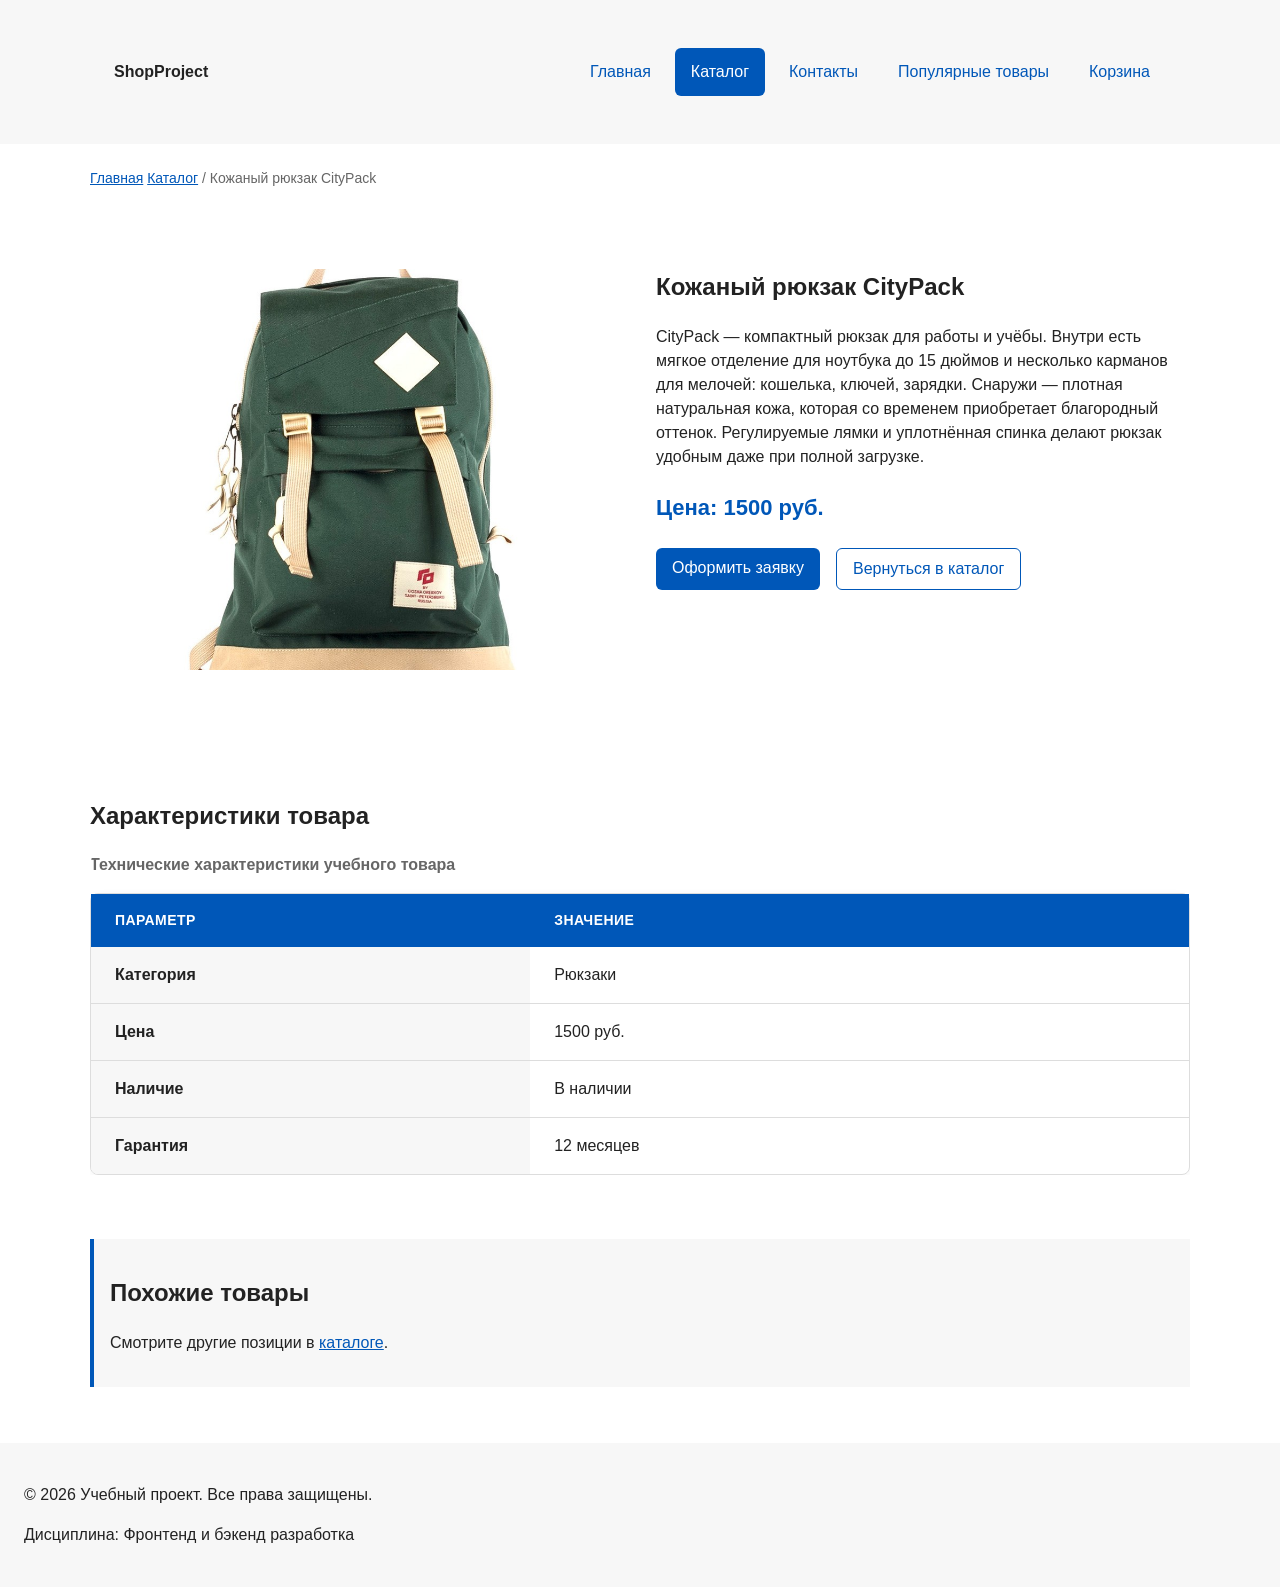
<file: product-2.html>
<!DOCTYPE html>
<html lang="ru">

<head>
  <meta charset="UTF-8">
  <meta name="viewport" content="width=device-width, initial-scale=1.0">
  <meta name="description" content="Карточка товара учебного интернет-магазина: описание, характеристики, цена.">
  <title>Кожаный рюкзак CityPack</title>
  <link rel="stylesheet" href="css/style.css">
  <link rel="stylesheet" href="css/responsive.css">
  <meta property="og:type" content="website">
  <meta property="og:title" content="Кожаный рюкзак CityPack">
  <meta property="og:description" content="Учебный frontend-проект интернет-магазина.">
  <meta property="og:image" content="https://Just067.github.io/kr1-html-css-shop/images/preview.jpg">
  <script src="js/main.js" defer></script>
</head>

<body>
  <a class="skip-link" href="#main">Перейти к основному содержимому</a>
  <header class="site-header">
    <div class="site-header__inner">
      <a class="site-header__logo" href="index.html">ShopProject</a>

      <button class="site-nav-toggle" type="button" id="site-nav-toggle" aria-controls="site-nav" aria-expanded="false"
        aria-label="Открыть меню">
        <span class="site-nav-toggle__bar"></span>
        <span class="site-nav-toggle__bar"></span>
        <span class="site-nav-toggle__bar"></span>
      </button>

      <nav class="site-nav" id="site-nav" aria-label="Основная навигация">
        <ul class="site-nav__list">
          <li class="site-nav__item">
            <a class="site-nav__link" href="index.html">Главная</a>
          </li>
          <li class="site-nav__item">
            <a class="site-nav__link site-nav__link--active" href="catalog.html">Каталог</a>
          </li>
          <li class="site-nav__item">
            <a class="site-nav__link" href="contacts.html">Контакты</a>
          </li>
          <li class="site-nav__item">
            <a class="site-nav__link" href="index.html#popular">Популярные товары</a>
          </li>
          <li class="site-nav__item">
            <a class="site-nav__link" href="cart.html">Корзина</a>
          </li>
        </ul>
      </nav>
    </div>
  </header>

  <main id="main" class="main">
    <nav class="breadcrumbs" aria-label="Хлебные крошки">
      <a class="breadcrumbs__link" href="index.html">Главная</a>
      <a class="breadcrumbs__link" href="catalog.html">Каталог</a>
      <span class="breadcrumbs__current">Кожаный рюкзак CityPack</span>
    </nav>

    <section class="product-detail section">
      <div class="product-detail__media">
        <img class="product-detail__image" src="images/product-2.jpg" alt="Кожаный рюкзак CityPack" width="600"
          height="400">
      </div>

      <div class="product-detail__info">
        <h1 class="product-detail__title">Кожаный рюкзак CityPack</h1>

        <p class="product-detail__description">
          CityPack — компактный рюкзак для работы и учёбы. Внутри есть мягкое отделение для ноутбука до 15 дюймов и
          несколько карманов для мелочей: кошелька, ключей, зарядки. Снаружи — плотная натуральная кожа, которая со
          временем приобретает благородный оттенок. Регулируемые лямки и уплотнённая спинка делают рюкзак удобным даже
          при полной загрузке.
        </p>

        <p class="product-detail__price">Цена: 1500 руб.</p>

        <div class="product-detail__actions">
          <a class="button button--primary" href="order.html">Оформить заявку</a>
          <a class="button button--secondary" href="catalog.html">Вернуться в каталог</a>
        </div>
      </div>
    </section>

    <section class="section">
      <h2>Характеристики товара</h2>

      <div class="table-wrapper">
        <table class="product-table">
          <caption>Технические характеристики учебного товара</caption>
          <thead>
            <tr>
              <th scope="col">Параметр</th>
              <th scope="col">Значение</th>
            </tr>
          </thead>
          <tbody>
            <tr>
              <td>Категория</td>
              <td>Рюкзаки</td>
            </tr>
            <tr>
              <td>Цена</td>
              <td>1500 руб.</td>
            </tr>
            <tr>
              <td>Наличие</td>
              <td>В наличии</td>
            </tr>
            <tr>
              <td>Гарантия</td>
              <td>12 месяцев</td>
            </tr>
          </tbody>
        </table>
      </div>
    </section>

    <aside class="aside-info">
      <h2>Похожие товары</h2>
      <p>
        Смотрите другие позиции в
        <a href="catalog.html">каталоге</a>.
      </p>
    </aside>
  </main>

  <footer>
    <p>&copy; 2026 Учебный проект. Все права защищены.</p>
    <p>Дисциплина: Фронтенд и бэкенд разработка</p>
  </footer>

</body>

</html>
</file>
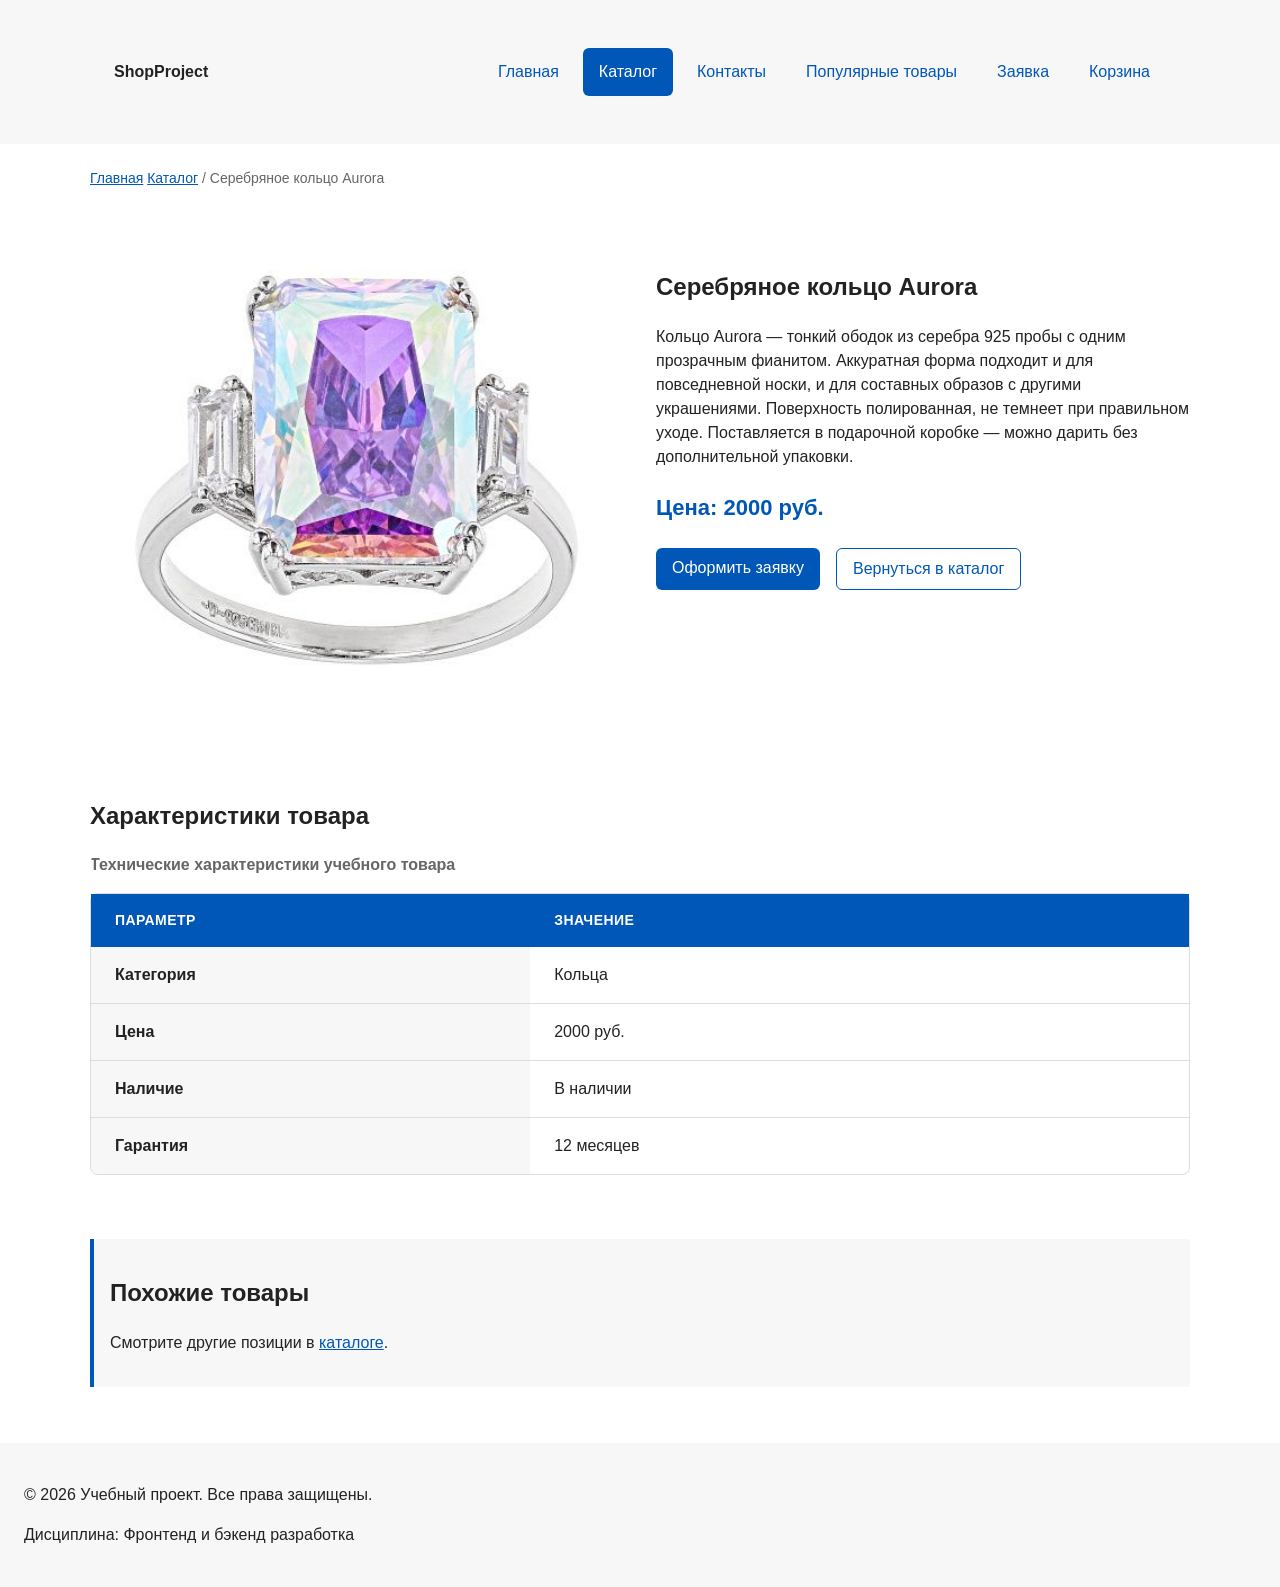
<file: product-3.html>
<!DOCTYPE html>
<html lang="ru">

<head>
  <meta charset="UTF-8">
  <meta name="viewport" content="width=device-width, initial-scale=1.0">
  <meta name="description" content="Карточка товара учебного интернет-магазина: описание, характеристики, цена.">
  <title>Серебряное кольцо Aurora</title>
  <link rel="stylesheet" href="css/style.css">
  <link rel="stylesheet" href="css/responsive.css">
  <meta property="og:type" content="website">
  <meta property="og:title" content="Серебряное кольцо Aurora">
  <meta property="og:description" content="Учебный frontend-проект интернет-магазина.">
  <meta property="og:image" content="https://Just067.github.io/kr1-html-css-shop/images/preview.jpg">
  <script src="js/main.js" defer></script>
</head>

<body>
  <a class="skip-link" href="#main">Перейти к основному содержимому</a>
  <header class="site-header">
    <div class="site-header__inner">
      <a class="site-header__logo" href="index.html">ShopProject</a>

      <button class="site-nav-toggle" type="button" id="site-nav-toggle" aria-controls="site-nav" aria-expanded="false"
        aria-label="Открыть меню">
        <span class="site-nav-toggle__bar"></span>
        <span class="site-nav-toggle__bar"></span>
        <span class="site-nav-toggle__bar"></span>
      </button>

      <nav class="site-nav" id="site-nav" aria-label="Основная навигация">
        <ul class="site-nav__list">
          <li class="site-nav__item">
            <a class="site-nav__link" href="index.html">
              Главная
            </a>
          </li>
          <li class="site-nav__item">
            <a class="site-nav__link site-nav__link--active" href="catalog.html">Каталог</a>
          </li>
          <li class="site-nav__item">
            <a class="site-nav__link" href="contacts.html">Контакты</a>
          </li>
          <li class="site-nav__item">
            <a class="site-nav__link" href="index.html#popular">
              Популярные товары
            </a>
          </li>
          <li class="site-nav__item">
            <a class="site-nav__link" href="order.html">Заявка</a>
          </li>
          <li class="site-nav__item">
            <a class="site-nav__link" href="cart.html">Корзина</a>
          </li>
        </ul>
      </nav>
    </div>
  </header>

  <main id="main" class="main">
    <nav class="breadcrumbs" aria-label="Хлебные крошки">
      <a class="breadcrumbs__link" href="index.html">Главная</a>
      <a class="breadcrumbs__link" href="catalog.html">Каталог</a>
      <span class="breadcrumbs__current">Серебряное кольцо Aurora</span>
    </nav>

    <section class="product-detail section">
      <div class="product-detail__media">
        <img class="product-detail__image" src="images/product-3.jpg" alt="Серебряное кольцо Aurora" width="600"
          height="400">
      </div>

      <div class="product-detail__info">
        <h1 class="product-detail__title">Серебряное кольцо Aurora</h1>

        <p class="product-detail__description">
          Кольцо Aurora — тонкий ободок из серебра 925 пробы с одним прозрачным фианитом. Аккуратная форма подходит и
          для повседневной носки, и для составных образов с другими украшениями. Поверхность полированная, не темнеет
          при правильном уходе. Поставляется в подарочной коробке — можно дарить без дополнительной упаковки.
        </p>

        <p class="product-detail__price">Цена: 2000 руб.</p>

        <div class="product-detail__actions">
          <a class="button button--primary" href="order.html">Оформить заявку</a>
          <a class="button button--secondary" href="catalog.html">Вернуться в каталог</a>
        </div>
      </div>
    </section>

    <section class="section">
      <h2>Характеристики товара</h2>

      <div class="table-wrapper">
        <table class="product-table">
          <caption>Технические характеристики учебного товара</caption>
          <thead>
            <tr>
              <th scope="col">Параметр</th>
              <th scope="col">Значение</th>
            </tr>
          </thead>
          <tbody>
            <tr>
              <td>Категория</td>
              <td>Кольца</td>
            </tr>
            <tr>
              <td>Цена</td>
              <td>2000 руб.</td>
            </tr>
            <tr>
              <td>Наличие</td>
              <td>В наличии</td>
            </tr>
            <tr>
              <td>Гарантия</td>
              <td>12 месяцев</td>
            </tr>
          </tbody>
        </table>
      </div>
    </section>

    <aside class="aside-info">
      <h2>Похожие товары</h2>
      <p>
        Смотрите другие позиции в
        <a href="catalog.html">каталоге</a>.
      </p>
    </aside>
  </main>

  <footer>
    <p>&copy; 2026 Учебный проект. Все права защищены.</p>
    <p>Дисциплина: Фронтенд и бэкенд разработка</p>
  </footer>

</body>

</html>
</file>
<file: css/style.css>
/* ===============================
   1. Переменные проекта
   =============================== */

:root {
  /* Основные цвета проекта */
  --color-bg: #ffffff;
  --color-text: #222222;
  --color-muted: #666666;
  --color-primary: #0057b8;
  --color-primary-dark: #003f86;
  --color-border: #dddddd;
  --color-surface: #f7f7f7;
  --color-surface-accent: #eef5ff;
  --color-danger: #b00020;
  --color-success: #0f6b22;
  --color-success-bg: #eefaf0;
  --color-white: #ffffff;

  /* Отступы */
  --space-xs: 4px;
  --space-sm: 8px;
  --space-md: 16px;
  --space-lg: 24px;
  --space-xl: 32px;

  /* Скругления */
  --radius-sm: 6px;
  --radius-md: 8px;
  --radius-lg: 12px;

  /* Размеры */
  --container-width: 1100px;
}

/* ===============================
   2. Базовые стили
   =============================== */

* {
  box-sizing: border-box;
}

main {
  flex: 1;
}

body {
  margin: 0;
  font-family: Arial, sans-serif;
  line-height: 1.5;
  color: var(--color-text);
  background-color: var(--color-bg);

  min-height: 100vh;
  display: flex;
  flex-direction: column;
}

/*
  Задаём внутренние отступы для основных областей страницы.
  Это делает содержимое визуально отделённым от краёв окна браузера.
*/
header,
main,
footer {
  padding: var(--space-lg);
}

/*
  Оформляем шапку страницы.
  Пока используется простой светло-серый фон.
*/
header {
  background-color: var(--color-surface);
}

/*
  Оформляем подвал страницы тем же фоном,
  чтобы визуально отделить его от основного содержимого.
*/
footer {
  background-color: var(--color-surface);
}

/* ===============================
   3. Общие элементы интерфейса
   =============================== */

a {
  color: var(--color-primary);
}

a:hover {
  background-color: var(--color-primary-dark);
  color: var(--color-white);
}

a:focus-visible {
  outline: 2px solid var(--color-primary);
  outline-offset: 3px;
}

.site-header {
  background-color: var(--color-surface);
}

.site-header__inner {
  max-width: var(--container-width);
  margin: 0 auto;
  padding: var(--space-lg);
  display: flex;
  flex-wrap: wrap;
  align-items: center;
  justify-content: space-between;
  gap: var(--space-md);
}

.site-header__logo {
  font-weight: 700;
  color: var(--color-text);
  text-decoration: none;
}

.site-nav__list {
  display: flex;
  flex-wrap: wrap;
  justify-content: center;
  align-items: center;
  gap: var(--space-md);
  padding: 0;
  margin: var(--space-md) 0 0;
  list-style: none;
}

.site-nav__link {
  display: inline-block;
  padding: var(--space-sm) var(--space-md);
  color: var(--color-primary);
  text-decoration: none;
  border-radius: var(--radius-sm);
}

.site-nav__link:hover {
  color: var(--color-white);
  background-color: var(--color-primary);
}

.site-nav__link:focus-visible {
  outline: 2px solid var(--color-primary);
  outline-offset: 3px;
}

.site-nav__link--active {
  color: var(--color-white);
  background-color: var(--color-primary);
}

/* ===============================
   4. Компоненты страницы
   =============================== */

.hero {
  max-width: var(--container-width);
  margin: 0 auto var(--space-xl);
  padding: 96px var(--space-lg);
  min-height: 60vh;

  color: var(--color-text);
  background-color: var(--color-surface);
  border-radius: var(--radius-lg);

  display: grid;
  grid-template-columns: minmax(0, 1fr);
  gap: var(--space-lg);
  align-items: center;
  background: linear-gradient(135deg, var(--color-surface) 0%, #e2ebf5 100%);
  border: 1px solid var(--color-border);
}

.hero__title {
  font-size: clamp(28px, 4vw, 56px);
  margin: 0;
  max-width: 700px;
  line-height: 1.1;
}

.hero__lead {
  font-size: 18px;
  margin: 0;
  max-width: 60ch;
}

.section {
  max-width: var(--container-width);
}

.section h2 {
  margin-top: 0;
}

.product-card {
  display: flex;
  flex-direction: column;
  gap: var(--space-sm);
  padding: var(--space-md);
  border: 1px solid var(--color-border);
  border-radius: var(--radius-md);
  background-color: var(--color-bg);
  position: relative;
}

.product-card:hover {
  border-color: var(--color-primary);
}

.product-card--featured {
  border-color: var(--color-primary);
}

.product-card--discount {
  border-color: var(--color-danger);
}

.product-card__title {
  margin: 0;
  color: var(--color-text);
}

.product-card__description {
  margin: 0;
  color: var(--color-muted);
}

.product-card__price {
  margin: 0;
  font-weight: 700;
}

.product-card__image {
  width: 100%;
  aspect-ratio: 4 / 3;
  height: auto;
  object-fit: contain;
  object-position: center;
  border-radius: var(--radius-sm);
  margin-bottom: var(--space-sm);
}

.product-card--discount .product-card__price {
  color: var(--color-danger);
}

.product-card__button {
  align-self: flex-start;
}

.product-card__actions {
  display: flex;
  gap: var(--space-sm);
  margin-top: auto;
}

.product-card__actions .button {
  flex: 1;            
  text-align: center;  
  padding-inline: var(--space-xs);
}

.button {
  display: inline-block;
  padding: var(--space-sm) var(--space-md);
  border: none;
  border-radius: var(--radius-sm);
  font: inherit;
  text-decoration: none;
  cursor: pointer;
}

.button--primary {
  color: var(--color-white);
  background-color: var(--color-primary);
}

.button--primary:hover {
  background-color: var(--color-primary-dark);
}

.button--secondary {
  color: var(--color-primary);
  background-color: transparent;
  border: 1px solid var(--color-primary);
}

.button--secondary:hover {
  color: var(--color-white);
  background-color: var(--color-primary);
}

.button:focus-visible {
  outline: 2px solid var(--color-primary);
  outline-offset: 3px;
}

.button:disabled,
.button--disabled {
  opacity: 0.6;
  cursor: not-allowed;
}

/*
  Дополнительный информационный блок.
*/
.aside-info {
  max-width: var(--container-width);
  margin: 0 auto var(--space-xl);
  padding: var(--space-md);
  border-left: 4px solid var(--color-primary);
  background-color: var(--color-surface);
}

/* ===============================
   5. Форма и модальное окно
   =============================== */
.order-form__label {
  display: block;
}

.order-form__input,
.order-form__select,
.order-form__textarea {
  width: 100%;
  padding: 10px 12px;
  border: 1px solid var(--color-border);
  border-radius: var(--radius-sm);
  font: inherit;
}

.order-form__input:hover,
.order-form__select:hover,
.order-form__textarea:hover {
  border-color: var(--color-primary);
}

.order-form__input:focus-visible,
.order-form__select:focus-visible,
.order-form__textarea:focus-visible {
  outline: 2px solid var(--color-primary);
  outline-offset: 3px;
}

.order-form__actions {
  display: flex;
  flex-wrap: wrap;
  gap: var(--space-md);
}

[aria-invalid="true"] {
  border-color: var(--color-danger);
}

/*
  Сообщение об успешной отправке.
*/
.success-message {
  max-width: var(--container-width);
  margin: var(--space-lg) auto;
  padding: var(--space-md);
  border-left: 4px solid var(--color-success);
  background-color: var(--color-success-bg);
}

.breadcrumbs {
  max-width: var(--container-width);
  margin: 0 auto var(--space-md);
  font-size: 14px;
  color: var(--color-muted);
}

.breadcrumbs__link {
  color: var(--color-primary);
}

.breadcrumbs__current::before {
  content: " / ";
  color: var(--color-muted);
}

html {
  scroll-behavior: smooth;
}

:target {
  outline: 2px dashed var(--color-primary);
  outline-offset: 4px;
}

.products-grid {
  display: grid;
  grid-template-columns: repeat(3, 1fr);
  gap: var(--space-lg);
}

.catalog-layout {
  max-width: var(--container-width);
  margin: 0 auto var(--space-xl);
  display: flex;
  flex-direction: column;
  gap: var(--space-lg);
}

.catalog-products {
  grid-area: products;
}

.filters-form {
  display: grid;
  gap: var(--space-md);
}

.filters-form fieldset {
  margin: 0;
  padding: var(--space-md);
  border: 1px solid var(--color-border);
  border-radius: var(--radius-sm);
}

.filters-form legend {
  font-weight: 700;
}

.filters-form label {
  display: block;
  margin-bottom: var(--space-sm);
}

.filters-form input[type="number"] {
  width: 100%;
  padding: 8px 10px;
  border: 1px solid var(--color-border);
  border-radius: var(--radius-sm);
  font: inherit;
}

.product-card__badge {
  position: absolute;
  top: var(--space-sm);
  right: var(--space-sm);
  z-index: 2;
  padding: 4px 10px;
  font-size: 12px;
  font-weight: 700;
  color: var(--color-white);
  background-color: var(--color-danger);
  border-radius: var(--radius-sm);
}

.product-card__badge--hit {
  background-color: var(--color-primary);
}

.product-card--new .product-card__badge {
  background-color: var(--color-success);
}

.order-layout {
  max-width: var(--container-width);
  margin: 0 auto var(--space-xl);
  display: grid;
  grid-template-columns: 1fr 320px;
  gap: var(--space-xl);
  align-items: start;
}

.order-layout__form h2 {
  margin-top: 0;
}

.order-form__checkbox-label {
  display: flex;
  align-items: center;
  gap: var(--space-sm);
  font-size: 14px;
}

.order-form__checkbox {
  width: 16px;
  height: 16px;
}

.order-steps {
  padding-left: var(--space-lg);
}

@media (max-width: 720px) {
  .order-layout {
    grid-template-columns: 1fr;
  }
}

.product-table {
  width: 100%;
  border-collapse: separate;
  border-spacing: 0;
  background-color: var(--color-bg);
  border: 1px solid var(--color-border);
  border-radius: var(--radius-md);
  overflow: hidden;
  box-shadow: 0 2px 8px rgba(0, 0, 0, 0.04);
}

.product-table caption {
  caption-side: top;
  margin-bottom: var(--space-md);
  font-size: 16px;
  font-weight: 700;
  color: var(--color-muted);
  text-align: left;
}

.product-table th,
.product-table td {
  padding: var(--space-md) var(--space-lg);
  text-align: left;
  vertical-align: top;
}

.product-table thead th {
  font-size: 14px;
  font-weight: 700;
  letter-spacing: 0.03em;
  text-transform: uppercase;
  color: var(--color-white);
  background-color: var(--color-primary);
  border-bottom: none;
}

.product-table tbody tr + tr td {
  border-top: 1px solid var(--color-border);
}

.product-table tbody th,
.product-table tbody td:first-child {
  width: 40%;
  font-weight: 600;
  color: var(--color-text);
  background-color: var(--color-surface);
}

img {
  display: block;
  max-width: 100%;
  height: auto;
}

.callback-dialog {
  width: min(100% - 32px, 480px);
  padding: var(--space-lg);
  border: none;
  border-radius: var(--radius-lg);
  box-shadow: 0 20px 60px rgba(0, 0, 0, 0.25);
}

.callback-dialog::backdrop {
  background-color: rgba(0, 0, 0, 0.55);
  backdrop-filter: blur(2px);
}

.callback-dialog__title {
  margin: 0 0 var(--space-sm);
}

.callback-dialog__hint {
  margin: 0 0 var(--space-lg);
  color: var(--color-muted);
  font-size: 14px;
}

.callback-form__field {
  margin-bottom: var(--space-md);
}

.callback-form__label {
  display: block;
  margin-bottom: var(--space-xs);
  font-weight: 600;
}

.callback-form__input {
  width: 100%;
  padding: 10px 12px;
  border: 1px solid var(--color-border);
  border-radius: var(--radius-sm);
  font: inherit;
}

.callback-form__input:focus-visible {
  outline: 2px solid var(--color-primary);
  outline-offset: 2px;
}

.callback-form__consent {
  display: flex;
  align-items: center;
  gap: var(--space-sm);
  margin: var(--space-md) 0 var(--space-lg);
  font-size: 14px;
}

.callback-form__actions {
  display: flex;
  gap: var(--space-md);
}

.callback-dialog__success {
  margin: var(--space-md) 0 0;
  padding: var(--space-sm) var(--space-md);
  border-left: 4px solid var(--color-success);
  background-color: var(--color-success-bg);
  border-radius: var(--radius-sm);
}

.callback-fab {
  position: fixed;
  right: var(--space-lg);
  bottom: calc(var(--space-lg) + 60px);
  z-index: 30;
  width: 52px;
  height: 52px;
  display: inline-flex;
  align-items: center;
  justify-content: center;
  font-size: 22px;
  color: var(--color-white);
  background-color: var(--color-primary);
  border: none;
  border-radius: 50%;
  cursor: pointer;
  box-shadow: 0 6px 16px rgba(0, 87, 184, 0.35);
  transition: transform 0.2s ease, background-color 0.2s ease;
}

.callback-fab:hover {
  background-color: var(--color-primary-dark);
  transform: translateY(-2px);
}

.callback-fab:focus-visible {
  outline: 2px solid var(--color-primary);
  outline-offset: 3px;
}

.product-detail {
  display: grid;
  grid-template-columns: 1fr 1fr;
  gap: var(--space-xl);
  align-items: start;
}

.product-detail__media {
  position: relative;
  aspect-ratio: 4 / 3;
  border-radius: var(--radius-lg);
  overflow: hidden;
  background-color: var(--color-surface);
}

.product-detail__image {
  width: 100%;
  height: 100%;
  object-fit: cover;
}

.product-detail__title {
  margin-top: 0;
}

.product-detail__price {
  font-size: 22px;
  font-weight: 700;
  color: var(--color-primary);
}

.product-detail__actions {
  display: flex;
  flex-wrap: wrap;
  gap: var(--space-md);
  margin-top: var(--space-lg);
}

@media (max-width: 720px) {
  .product-detail {
    grid-template-columns: 1fr;
  }
}

.skip-link {
  position: absolute;
  left: 16px;
  top: -100px;
  z-index: 1000;
  padding: 8px 12px;
  color: #ffffff;
  background-color: #111111;
  border-radius: 6px;
  text-decoration: none;
}

.skip-link:focus,
.skip-link:focus-visible {
  top: 16px;
}

.advantages-list {
  display: grid;
  grid-template-columns: 1fr; /* Одна колонка на мобильных */
  gap: var(--space-md);
  padding: 0;
  margin: var(--space-lg) 0 0 0;
  list-style: none; /* Убираем стандартные точки */
}

/* На планшетах и десктопах делаем 2 колонки */
@media (min-width: 768px) {
  .advantages-list {
    grid-template-columns: repeat(2, 1fr);
    gap: var(--space-lg);
  }
}

.advantages-list li {
  position: relative;
  padding: 16px 16px 16px 48px;
  background-color: var(--color-surface);
  border: 1px solid var(--color-border);
  border-left: 4px solid var(--color-primary);
  border-radius: var(--radius-sm);
  font-size: 16px;
  line-height: 1.5;
}

.advantages-list li::before {
  content: "✓";
  position: absolute;
  left: 16px;
  top: 50%;
  transform: translateY(-50%);
  
  display: flex;
  align-items: center;
  justify-content: center;
  width: 22px;
  height: 22px;
  
  background-color: var(--color-success);
  color: var(--color-white);
  font-size: 12px;
  font-weight: bold;
  border-radius: 50%;
}

.form-error {
  min-height: 1.2em;
  margin: 0;
  font-size: 14px;
  color: var(--color-danger);
}

.form-message {
  margin: var(--space-md) 0 0;
  padding: var(--space-sm) var(--space-md);
  border-left: 4px solid var(--color-danger);
  background-color: var(--color-surface);
  border-radius: var(--radius-sm);
  color: var(--color-danger);
}

.form-message:empty {
  display: none;
}

/* ===============================
   Корзина
   =============================== */

/* --- Счётчик в шапке --- */
.cart-counter {
  display: inline-flex;
  align-items: center;
  gap: var(--space-xs);
  padding: var(--space-sm) var(--space-md);
  color: var(--color-primary);
  font-weight: 600;
  text-decoration: none;
  border-radius: var(--radius-sm);
}

.cart-counter:hover {
  color: var(--color-white);
  background-color: var(--color-primary);
}

.cart-counter:focus-visible {
  outline: 2px solid var(--color-primary);
  outline-offset: 3px;
}

/* --- Пустое состояние --- */
.cart-empty {
  max-width: var(--container-width);
  margin: 0 auto var(--space-xl);
  padding: var(--space-xl) var(--space-lg);
  text-align: center;
  background-color: var(--color-surface);
  border: 1px solid var(--color-border);
  border-radius: var(--radius-lg);
}

.cart-empty__text {
  margin: 0 0 var(--space-sm);
  font-size: 20px;
  font-weight: 600;
}

.cart-empty__hint {
  margin: 0 0 var(--space-lg);
  color: var(--color-muted);
}

/* --- Сетка страницы: слева список, справа «Итого» --- */
.cart-content {
  max-width: var(--container-width);
  margin: 0 auto var(--space-xl);
  display: grid;
  grid-template-columns: 1fr;
  gap: var(--space-lg);
}

/* --- Список позиций --- */
.cart-items {
  display: flex;
  flex-direction: column;
  gap: var(--space-md);
  padding: 0;
  margin: 0;
  list-style: none;
}

/* --- Одна позиция --- */
.cart-item {
  display: flex;
  flex-wrap: wrap;
  align-items: center;
  gap: var(--space-sm) var(--space-md);
  padding: var(--space-md);
  border: 1px solid var(--color-border);
  border-radius: var(--radius-md);
  background-color: var(--color-bg);
}

.cart-item__title {
  flex: 1 1 200px;
  margin: 0;
  font-size: 16px;
  overflow-wrap: anywhere;
}

.cart-item__price {
  margin: 0;
  color: var(--color-muted);
  font-size: 14px;
  white-space: nowrap;
}

.cart-item__sum {
  margin: 0;
  font-weight: 700;
  color: var(--color-primary);
  white-space: nowrap;
}

/* --- Кнопки управления количеством --- */
.cart-item__controls {
  display: flex;
  gap: var(--space-xs);
  margin-left: auto;
}

.cart-item__controls button {
  min-width: 36px;
  min-height: 36px;
  padding: 0 var(--space-sm);
  border: 1px solid var(--color-border);
  border-radius: var(--radius-sm);
  background-color: var(--color-surface);
  color: var(--color-text);
  font: inherit;
  cursor: pointer;
  transition: border-color 0.15s ease, color 0.15s ease;
}

.cart-item__controls button:hover {
  border-color: var(--color-primary);
  color: var(--color-primary);
}

.cart-item__controls button:focus-visible {
  outline: 2px solid var(--color-primary);
  outline-offset: 2px;
}

.cart-item__controls button[data-action="remove"] {
  color: var(--color-danger);
  border-color: var(--color-danger);
}

.cart-item__controls button[data-action="remove"]:hover {
  color: var(--color-white);
  background-color: var(--color-danger);
}

/* --- Блок «Итого» --- */
.cart-summary {
  padding: var(--space-md);
  border: 1px solid var(--color-border);
  border-radius: var(--radius-md);
  background-color: var(--color-surface);
}

.cart-summary h2 {
  margin: 0 0 var(--space-md);
}

.cart-summary__row {
  display: flex;
  justify-content: space-between;
  gap: var(--space-sm);
  margin: 0 0 var(--space-sm);
}

.cart-summary__row--total {
  margin-top: var(--space-md);
  padding-top: var(--space-md);
  border-top: 1px solid var(--color-border);
  font-size: 18px;
  font-weight: 700;
  color: var(--color-primary);
}

.cart-summary__actions {
  display: flex;
  flex-direction: column;
  gap: var(--space-sm);
  margin-top: var(--space-lg);
}

.cart-summary__actions .button {
  text-align: center;
}

/* --- Двухколоночная раскладка на широких экранах --- */
@media (min-width: 900px) {
  .cart-content {
    grid-template-columns: minmax(0, 1fr) 320px;
    gap: var(--space-xl);
    align-items: start;
  }

  .cart-summary {
    position: sticky;
    top: 88px;
  }
}

/* ===============================
   Фильтры и поиск в каталоге
   =============================== */

.catalog-controls {
  display: flex;
  flex-direction: column;
  gap: var(--space-md);
  padding: var(--space-md);
  border: 1px solid var(--color-border);
  border-radius: var(--radius-md);
  background-color: var(--color-surface);
}

.catalog-controls__group {
  display: flex;
  flex-direction: column;
  gap: var(--space-xs);
  min-width: 0;
}

.catalog-controls__group label {
  font-size: 14px;
  font-weight: 600;
  color: var(--color-text);
}

.catalog-controls__input,
.catalog-controls__select {
  width: 100%;
  min-height: 44px;
  padding: 10px 12px;
  font: inherit;
  color: var(--color-text);
  background-color: var(--color-white);
  border: 1px solid var(--color-border);
  border-radius: var(--radius-sm);
}

.catalog-controls__input:hover,
.catalog-controls__select:hover {
  border-color: var(--color-primary);
}

.catalog-controls__input:focus-visible,
.catalog-controls__select:focus-visible {
  outline: 2px solid var(--color-primary);
  outline-offset: 2px;
}

.catalog-count {
  margin: 0;
  font-size: 14px;
  color: var(--color-muted);
}

.catalog-empty {
  margin: 0;
  padding: var(--space-lg);
  text-align: center;
  color: var(--color-text);
  background-color: var(--color-surface-accent);
  border-left: 4px solid var(--color-primary);
  border-radius: var(--radius-sm);
}

/* ===============================
   Гамбургер-кнопка
   =============================== */

.site-nav-toggle {
  display: none;                     
  width: 44px;
  height: 44px;
  padding: 0;
  background-color: transparent;
  border: 1px solid var(--color-border);
  border-radius: var(--radius-sm);
  cursor: pointer;
  align-items: center;
  justify-content: center;
  flex-direction: column;
  gap: 5px;
}

.site-nav-toggle:hover {
  border-color: var(--color-primary);
}

.site-nav-toggle:focus-visible {
  outline: 2px solid var(--color-primary);
  outline-offset: 3px;
}

.site-nav-toggle__bar {
  display: block;
  width: 22px;
  height: 2px;
  background-color: var(--color-text);
  border-radius: 2px;
  transition: transform 0.2s ease, opacity 0.2s ease;
}
</file>
<file: css/responsive.css>
/*
  Адаптивные стили для контрольной работы №3.
  Подход: Mobile First.
  Базовые стили рассчитаны на мобильный экран.
  Расширения добавляются через min-width медиазапросы.
*/

body {
  overflow-x: hidden;
}

.section {
  width: min(100% - 32px, 1200px);
  margin-inline: auto;
  padding-block: clamp(24px, 5vw, 64px);
}

.site-nav__list {
  display: flex;
  flex-direction: column;
  gap: var(--space-sm, 8px);
  padding: 0;
  margin: 0;
  list-style: none;
}

.site-nav__link {
  display: block;
  padding: 12px 16px;
}

@media (min-width: 768px) {
  .site-nav__list {
    flex-direction: row;
    flex-wrap: wrap;
    align-items: center;
  }
}

@media (max-width: 767px) {
  .site-nav-toggle {
    display: inline-flex;
  }

  .site-nav {
    display: none;
    width: 100%;
  }

  .site-nav--open {
    display: block;
  }
}

.site-header {
  position: sticky;
  top: 0;
  z-index: 100;
}

.hero {
  grid-template-columns: minmax(0, 1fr);
  gap: var(--space-lg, 24px);
  align-items: center;
}

.hero__content {
  display: grid;
  gap: var(--space-md, 16px);
  justify-items: start;
}

.hero__media {
  margin: 0;
  width: 100%;
}

.hero__image {
  display: block;
  width: 100%;
  max-width: 520px;
  margin-inline: auto;
  border-radius: var(--radius-lg);
  box-shadow: 0 20px 40px rgba(0, 0, 0, 0.15);
  object-fit: cover;
}

@media (min-width: 900px) {
  .hero {
    grid-template-columns: minmax(0, 1fr) minmax(320px, 520px);
    align-items: center;
  }
}

.products-grid {
  display: grid;
  grid-template-columns: 1fr;
  gap: var(--space-md, 16px);
}

.product-card {
  min-width: 0;
}

.product-card__title,
.product-card__description {
  overflow-wrap: anywhere;
}

@media (min-width: 640px) {
  .products-grid {
    grid-template-columns: repeat(2, minmax(0, 1fr));
  }
}

@media (min-width: 1024px) {
  .products-grid {
    grid-template-columns: repeat(3, minmax(0, 1fr));
  }
}

@media (min-width: 1280px) {
  .products-grid {
    grid-template-columns: repeat(4, minmax(0, 1fr));
  }

  .catalog-products .products-grid {
    grid-template-columns: repeat(3, minmax(0, 1fr));
  }
}

.order-form {
  display: grid;
  gap: var(--space-md, 16px);
}

.order-form__field {
  display: grid;
  gap: var(--space-xs, 8px);
}

.order-form__input,
.order-form__textarea,
.order-form__select {
  width: 100%;
  min-height: 44px;
  padding: 10px 12px;
  font: inherit;
}

.order-form__textarea {
  min-height: 120px;
  resize: vertical;
}

@media (min-width: 768px) {
  .order-form {
    grid-template-columns: repeat(2, minmax(0, 1fr));
  }

  .order-form__field--wide,
  .order-form__actions {
    grid-column: 1 / -1;
  }
}

.table-wrapper {
  width: 100%;
  overflow-x: auto;
  -webkit-overflow-scrolling: touch;
}

.product-table {
  width: 100%;
  min-width: 640px;
}

@media (min-width: 768px) {
  .catalog-controls {
    flex-direction: row;
    align-items: flex-end;
  }

  .catalog-controls__group {
    flex: 1 1 0;
  }
}
</file>
